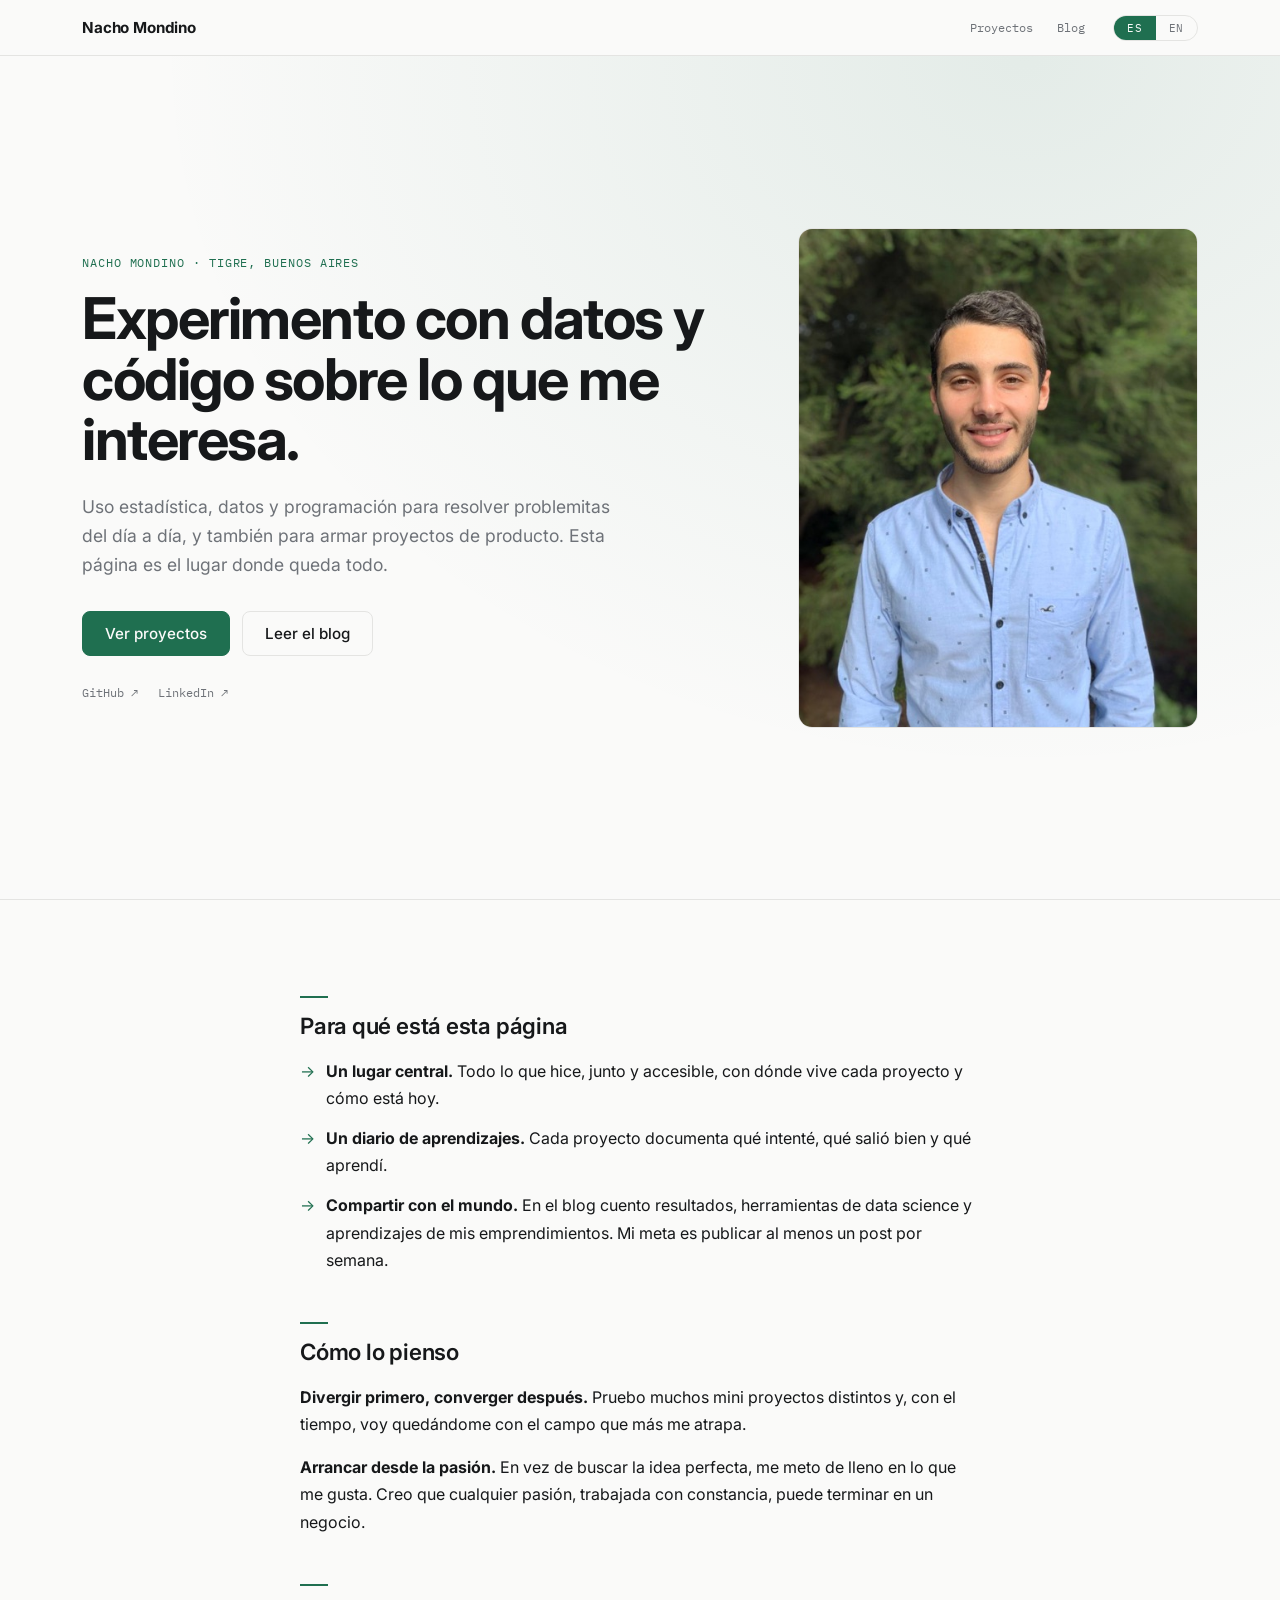
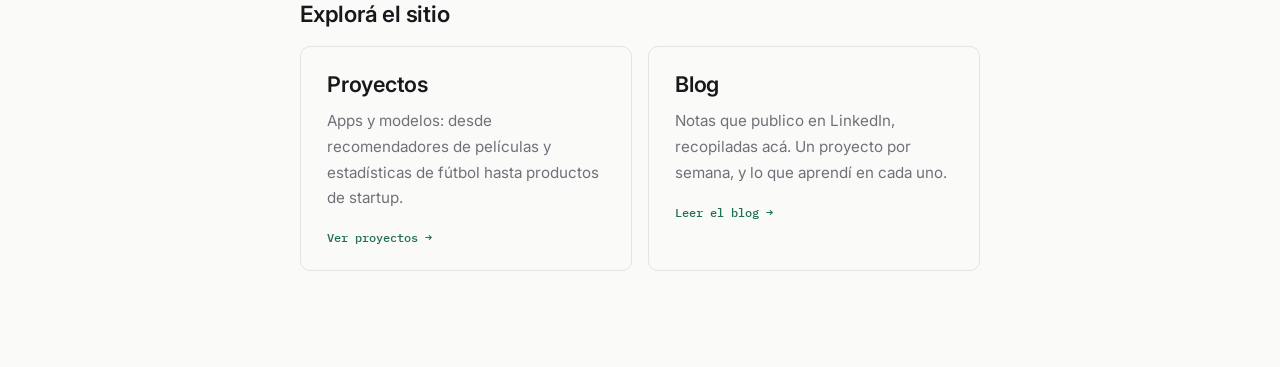
<file: site/index.html>
<!doctype html>
<html lang="es">
<head>
  <meta charset="utf-8">
  <meta name="viewport" content="width=device-width, initial-scale=1, viewport-fit=cover">
  <title>Ignacio Mondino · Datos, código y proyectos</title>
  <meta name="description" content="Un lugar para experimentar con datos, estadística y programación, sobre todo en problemas cotidianos, y para documentar lo que aprendo.">
  <link rel="icon" type="image/svg+xml" href="favicon.svg">

  <meta property="og:type" content="website">
  <meta property="og:url" content="https://nachomondino1.github.io/portfolio/">
  <meta property="og:title" content="Ignacio Mondino · Datos, código y proyectos">
  <meta property="og:description" content="Un lugar para experimentar con datos, estadística y programación, sobre todo en problemas cotidianos, y para documentar lo que aprendo.">
  <meta property="og:image" content="https://nachomondino1.github.io/portfolio/img/og-image.png">
  <meta property="og:image:width" content="1200">
  <meta property="og:image:height" content="630">
  <meta name="twitter:card" content="summary_large_image">
  <meta name="twitter:title" content="Ignacio Mondino · Datos, código y proyectos">
  <meta name="twitter:description" content="Un lugar para experimentar con datos, estadística y programación, sobre todo en problemas cotidianos, y para documentar lo que aprendo.">
  <meta name="twitter:image" content="https://nachomondino1.github.io/portfolio/img/og-image.png">
  <link rel="preconnect" href="https://fonts.gstatic.com" crossorigin>
  <link rel="stylesheet" href="https://fonts.googleapis.com/css2?family=Inter:wght@400;500;600;700&family=IBM+Plex+Mono:wght@400;500&display=swap">
  <link rel="stylesheet" href="css/styles.css">
  <script>
    try {
      if (localStorage.getItem("ficheroLang") === "en") document.documentElement.setAttribute("lang", "en");
    } catch (e) {}
  </script>
</head>
<body>
  <header class="topbar">
    <div class="topbar-inner">
      <a class="brand" href="index.html">Nacho Mondino</a>
      <nav class="topnav" aria-label="Principal">
        <a href="proyectos.html"><span data-lang="es">Proyectos</span><span data-lang="en" hidden>Projects</span></a>
        <a href="blog.html"><span data-lang="es">Blog</span><span data-lang="en" hidden>Blog</span></a>
      </nav>
      <div class="lang-toggle" role="group" aria-label="Idioma / Language">
        <button type="button" data-lang-btn="es">ES</button>
        <button type="button" data-lang-btn="en">EN</button>
      </div>
    </div>
  </header>
  <section class="hero">
    <div class="hero-inner">
      <div class="hero-text">
        <p class="eyebrow">Nacho Mondino · Tigre, Buenos Aires</p>
        <h1><span data-lang="es">Experimento con datos y código sobre lo que me interesa.</span><span data-lang="en" hidden>I experiment with data and code on the things I care about.</span></h1>
        <p class="lead"><span data-lang="es">Uso estadística, datos y programación para resolver problemitas del día a día, y también para armar proyectos de producto. Esta página es el lugar donde queda todo.</span><span data-lang="en" hidden>I use statistics, data and programming to solve everyday problems, and to build product projects too. This page is where it all lives.</span></p>
        <div class="cta-row">
          <a class="btn btn-primary" href="proyectos.html"><span data-lang="es">Ver proyectos</span><span data-lang="en" hidden>See projects</span></a>
          <a class="btn" href="blog.html"><span data-lang="es">Leer el blog</span><span data-lang="en" hidden>Read the blog</span></a>
        </div>
        <div class="social">
          <a href="https://github.com/nachomondino1" target="_blank" rel="noopener">GitHub ↗</a>
          <a href="https://www.linkedin.com/in/ignacio-mondino" target="_blank" rel="noopener">LinkedIn ↗</a>
        </div>
      </div>
      <img class="hero-photo" src="img/nacho.jpg" alt="Foto de Nacho Mondino" width="440" height="550">
    </div>
  </section>

  <main class="article-page home">
    <section>
      <h2><span data-lang="es">Para qué está esta página</span><span data-lang="en" hidden>What this page is for</span></h2>
      <ul class="post-list">
        <li><strong><span data-lang="es">Un lugar central.</span><span data-lang="en" hidden>One central place.</span></strong> <span data-lang="es">Todo lo que hice, junto y accesible, con dónde vive cada proyecto y cómo está hoy.</span><span data-lang="en" hidden>Everything I've built, together and reachable — where each project lives and how it's doing today.</span></li>
        <li><strong><span data-lang="es">Un diario de aprendizajes.</span><span data-lang="en" hidden>A learning journal.</span></strong> <span data-lang="es">Cada proyecto documenta qué intenté, qué salió bien y qué aprendí.</span><span data-lang="en" hidden>Each project documents what I tried, what worked and what I learned.</span></li>
        <li><strong><span data-lang="es">Compartir con el mundo.</span><span data-lang="en" hidden>Sharing with the world.</span></strong> <span data-lang="es">En el blog cuento resultados, herramientas de data science y aprendizajes de mis emprendimientos. Mi meta es publicar al menos un post por semana.</span><span data-lang="en" hidden>On the blog I share results, data science tools and lessons from my ventures. My goal is at least one post a week.</span></li>
      </ul>
    </section>

    <section>
      <h2><span data-lang="es">Cómo lo pienso</span><span data-lang="en" hidden>How I think about it</span></h2>
      <p><span data-lang="es"><strong>Divergir primero, converger después.</strong> Pruebo muchos mini proyectos distintos y, con el tiempo, voy quedándome con el campo que más me atrapa.</span><span data-lang="en" hidden><strong>Diverge first, converge later.</strong> I try lots of different mini projects and, over time, narrow down to the field that grabs me most.</span></p>
      <p><span data-lang="es"><strong>Arrancar desde la pasión.</strong> En vez de buscar la idea perfecta, me meto de lleno en lo que me gusta. Creo que cualquier pasión, trabajada con constancia, puede terminar en un negocio.</span><span data-lang="en" hidden><strong>Start from passion.</strong> Instead of hunting for the perfect idea, I dive deep into what I enjoy. I believe any passion, worked on consistently, can become a business.</span></p>
    </section>

    <section class="explore">
      <h2><span data-lang="es">Explorá el sitio</span><span data-lang="en" hidden>Explore the site</span></h2>
      <div class="cards">
      <a class="card" href="proyectos.html">
        <h2><span data-lang="es">Proyectos</span><span data-lang="en" hidden>Projects</span></h2>
        <p><span data-lang="es">Apps y modelos: desde recomendadores de películas y estadísticas de fútbol hasta productos de startup.</span><span data-lang="en" hidden>Apps and models: from movie recommenders and football stats to startup products.</span></p>
        <span class="card-cta"><span data-lang="es">Ver proyectos →</span><span data-lang="en" hidden>See projects →</span></span>
      </a>
      <a class="card" href="blog.html">
        <h2>Blog</h2>
        <p><span data-lang="es">Notas que publico en LinkedIn, recopiladas acá. Un proyecto por semana, y lo que aprendí en cada uno.</span><span data-lang="en" hidden>Notes I publish on LinkedIn, collected here. Posts are in Spanish.</span></p>
        <span class="card-cta"><span data-lang="es">Leer el blog →</span><span data-lang="en" hidden>Read the blog →</span></span>
      </a>
      </div>
    </section>
  </main>

  <script src="js/site.js"></script>
</body>
</html>
</file>
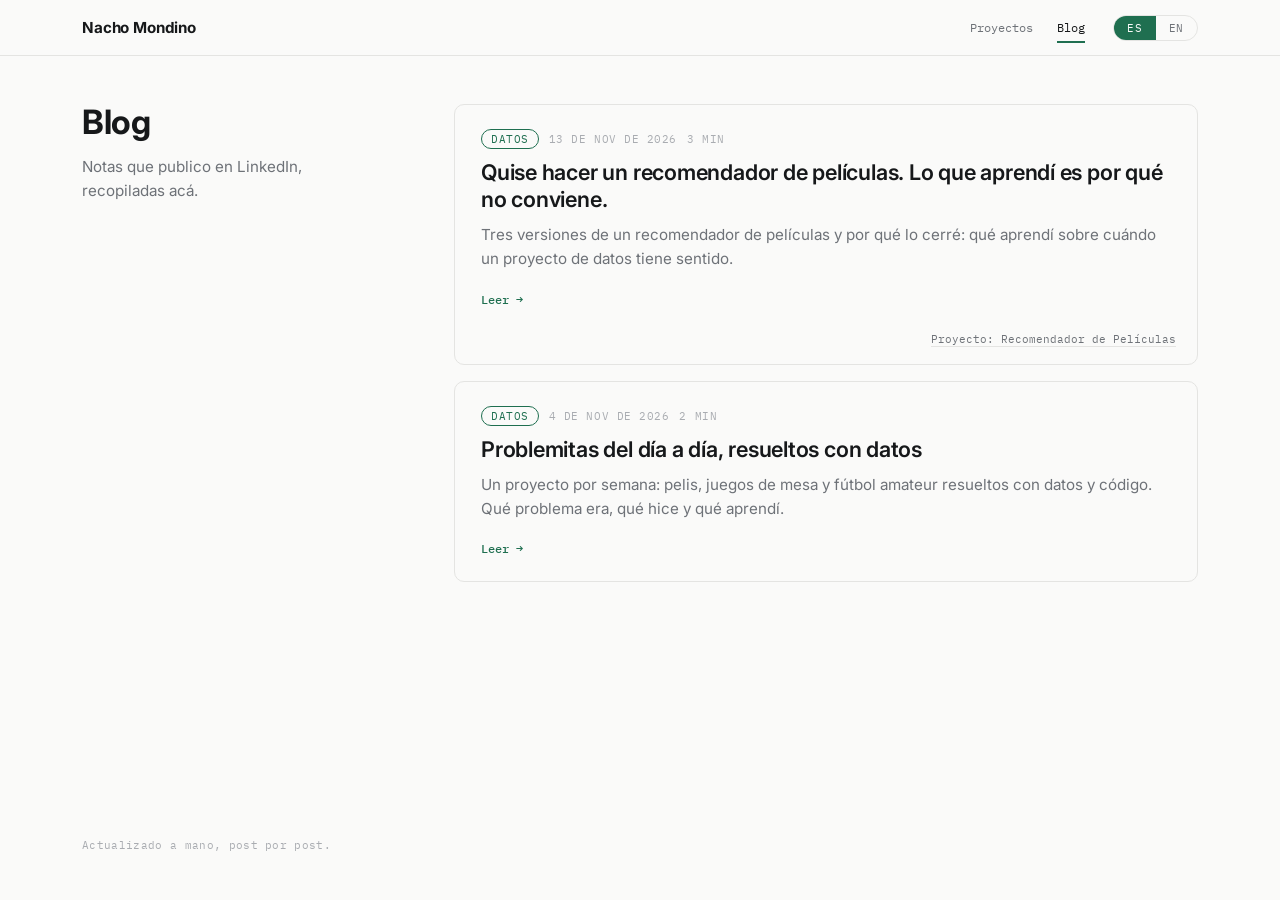
<file: site/blog.html>
<!doctype html>
<html lang="es">
<head>
  <meta charset="utf-8">
  <meta name="viewport" content="width=device-width, initial-scale=1, viewport-fit=cover">
  <title>Blog · Ignacio Mondino</title>
  <meta name="description" content="Notas y artículos de Ignacio Mondino sobre producto, datos y proyectos propios.">
  <link rel="icon" type="image/svg+xml" href="favicon.svg">

  <meta property="og:type" content="website">
  <meta property="og:url" content="https://nachomondino1.github.io/portfolio/blog.html">
  <meta property="og:title" content="Blog · Ignacio Mondino">
  <meta property="og:description" content="Notas y artículos de Ignacio Mondino sobre producto, datos y proyectos propios.">
  <meta property="og:image" content="https://nachomondino1.github.io/portfolio/img/og-image.png">
  <meta property="og:image:width" content="1200">
  <meta property="og:image:height" content="630">
  <meta name="twitter:card" content="summary_large_image">
  <meta name="twitter:title" content="Blog · Ignacio Mondino">
  <meta name="twitter:description" content="Notas y artículos de Ignacio Mondino sobre producto, datos y proyectos propios.">
  <meta name="twitter:image" content="https://nachomondino1.github.io/portfolio/img/og-image.png">
  <link rel="preconnect" href="https://fonts.gstatic.com" crossorigin>
  <link rel="stylesheet" href="https://fonts.googleapis.com/css2?family=Inter:wght@400;500;600;700&family=IBM+Plex+Mono:wght@400;500&display=swap">
  <link rel="stylesheet" href="css/styles.css">
  <link rel="preload" href="data/posts.json" as="fetch" crossorigin>
  <script>
    try {
      if (localStorage.getItem("ficheroLang") === "en") document.documentElement.setAttribute("lang", "en");
    } catch (e) {}
  </script>
</head>
<body>
  <header class="topbar">
    <div class="topbar-inner">
      <a class="brand" href="index.html">Nacho Mondino</a>
      <nav class="topnav" aria-label="Principal">
        <a href="proyectos.html"><span data-lang="es">Proyectos</span><span data-lang="en" hidden>Projects</span></a>
        <a href="blog.html" aria-current="page"><span data-lang="es">Blog</span><span data-lang="en" hidden>Blog</span></a>
      </nav>
      <div class="lang-toggle" role="group" aria-label="Idioma / Language">
        <button type="button" data-lang-btn="es">ES</button>
        <button type="button" data-lang-btn="en">EN</button>
      </div>
    </div>
  </header>
  <div class="layout">
    <aside class="sidebar">
      <div class="sidebar-inner">
        <div class="identity">
          <h1>Blog</h1>
          <p class="intro">
            <span data-lang="es">Notas que publico en LinkedIn, recopiladas acá.</span>
            <span data-lang="en" hidden>Notes I publish on LinkedIn, collected here. Posts are in Spanish.</span>
          </p>
        </div>
        <p class="sidebar-foot">
          <span data-lang="es">Actualizado a mano, post por post.</span>
          <span data-lang="en" hidden>Updated by hand, one post at a time.</span>
        </p>
      </div>
    </aside>

    <main class="main">
      <div class="cards" data-posts-list>
        <noscript><p>Este blog necesita JavaScript para mostrar la lista de posts.</p></noscript>
      </div>
    </main>
  </div>

  <script src="js/site.js"></script>
</body>
</html>
</file>
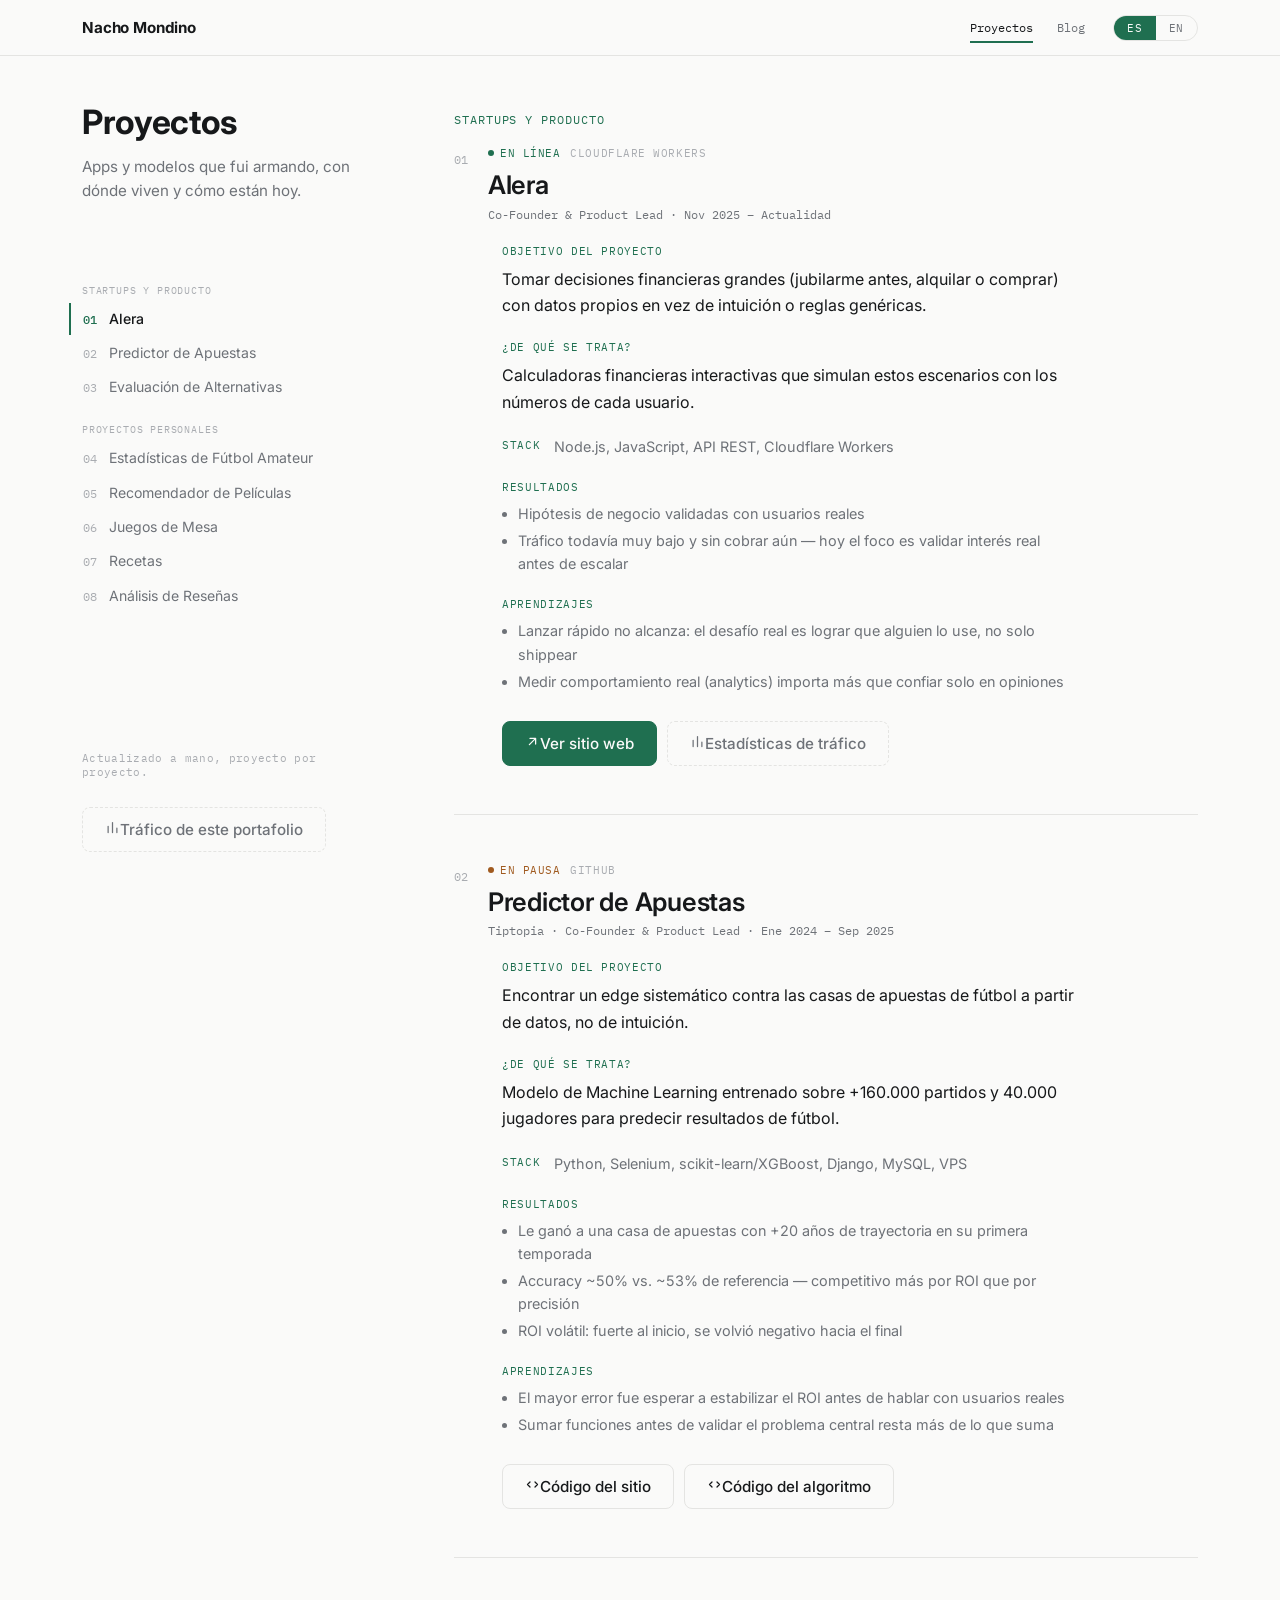
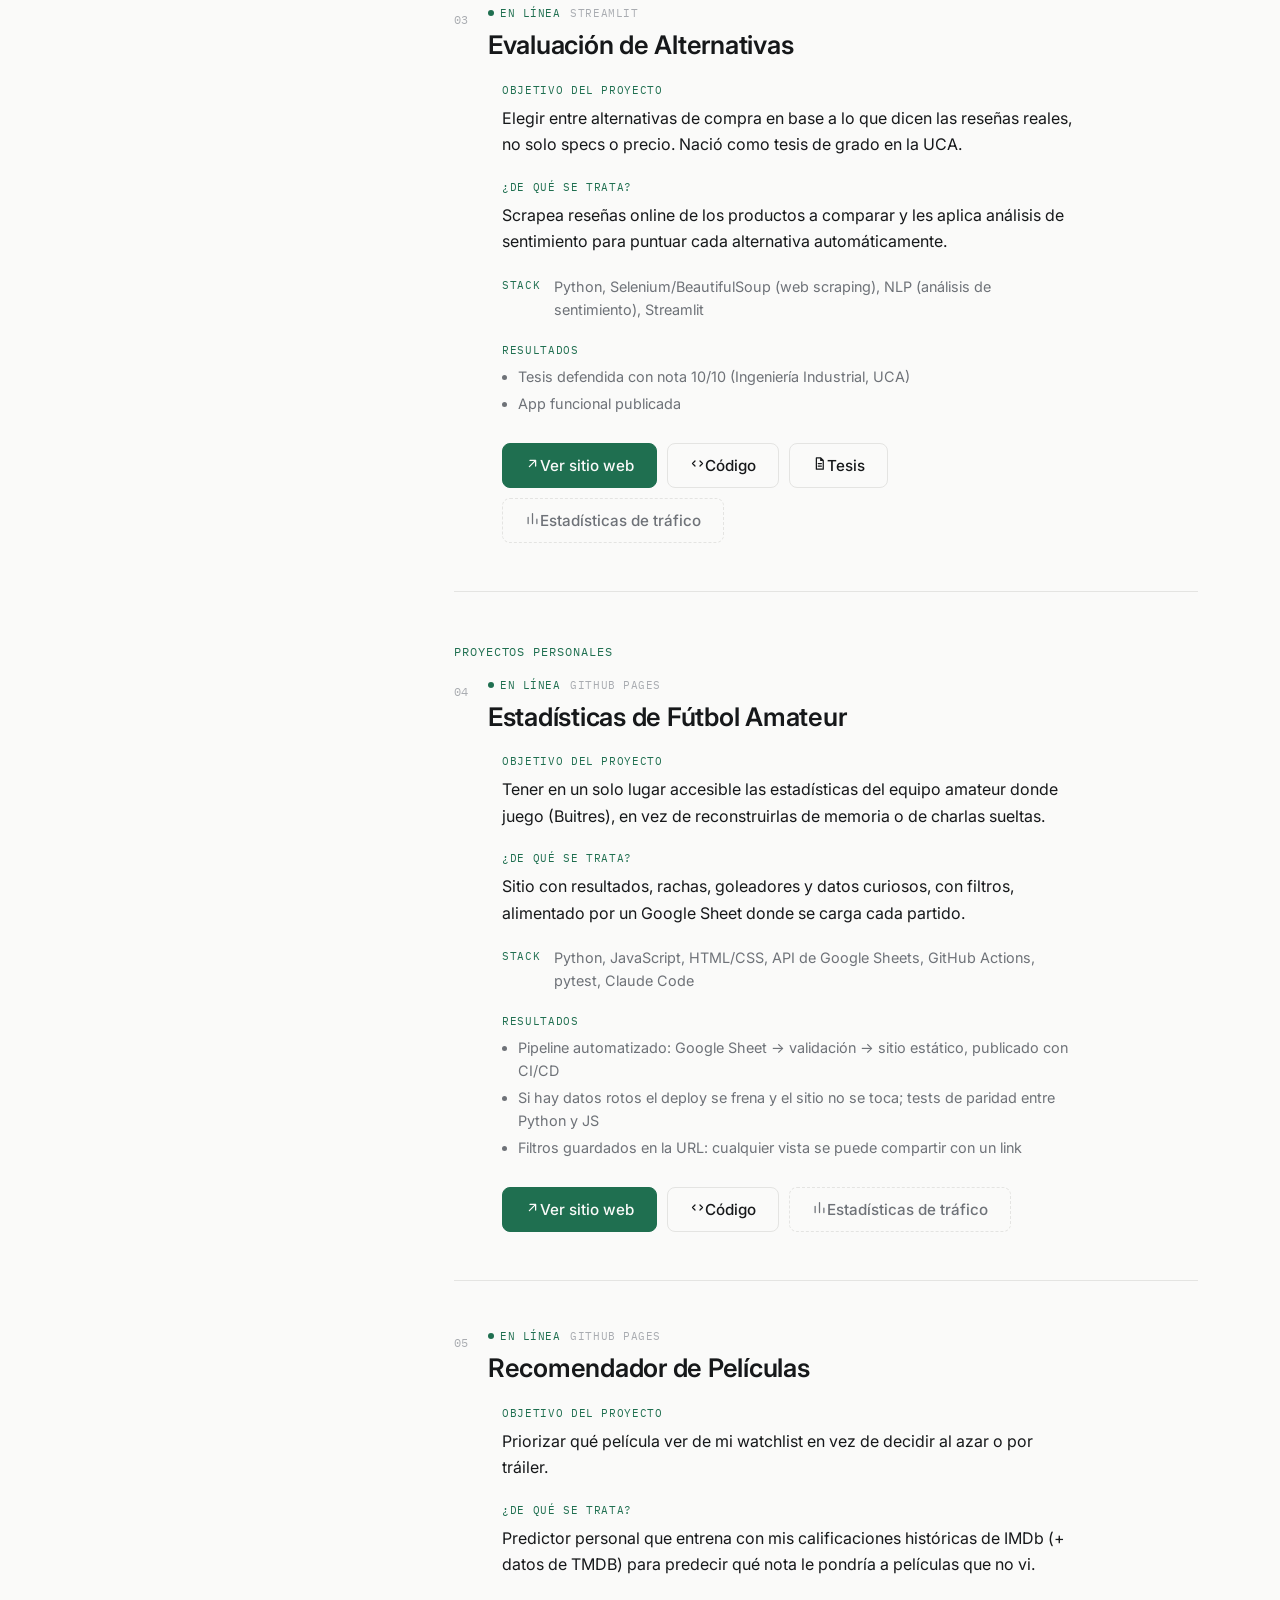
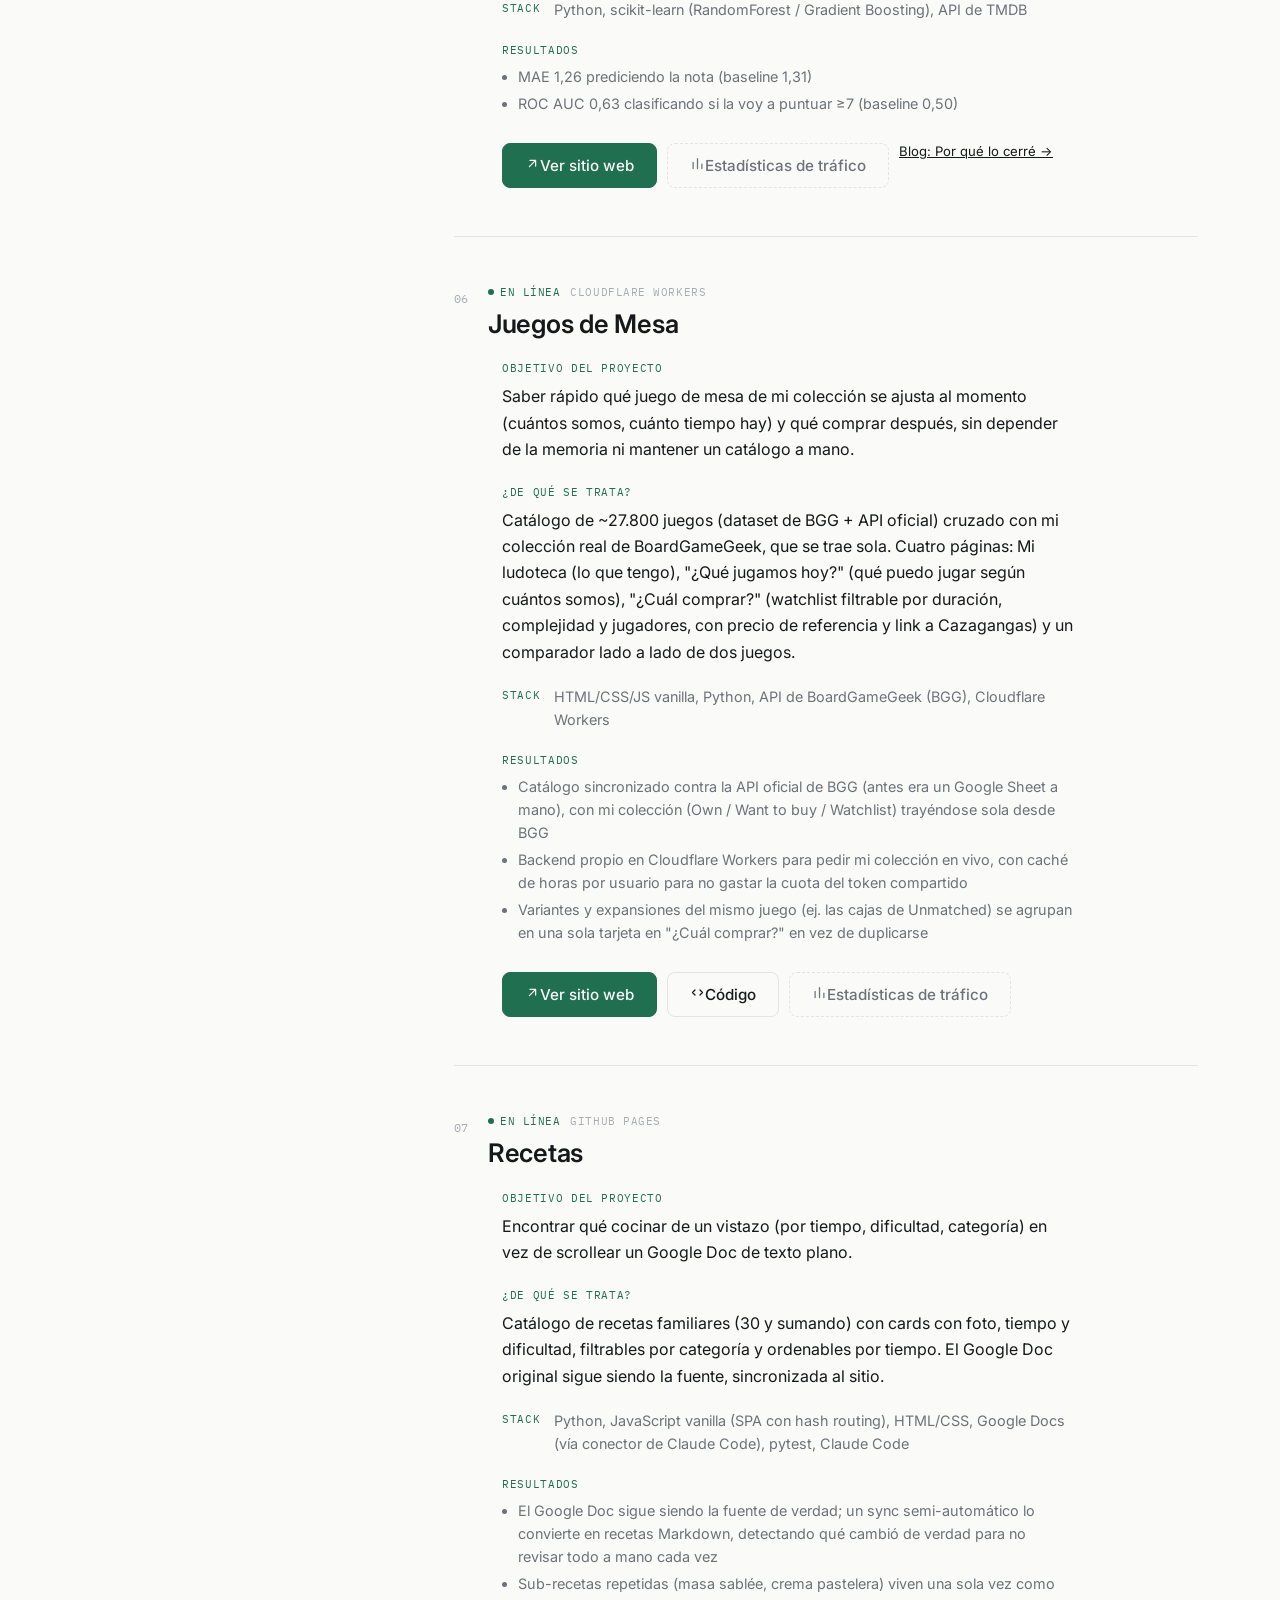
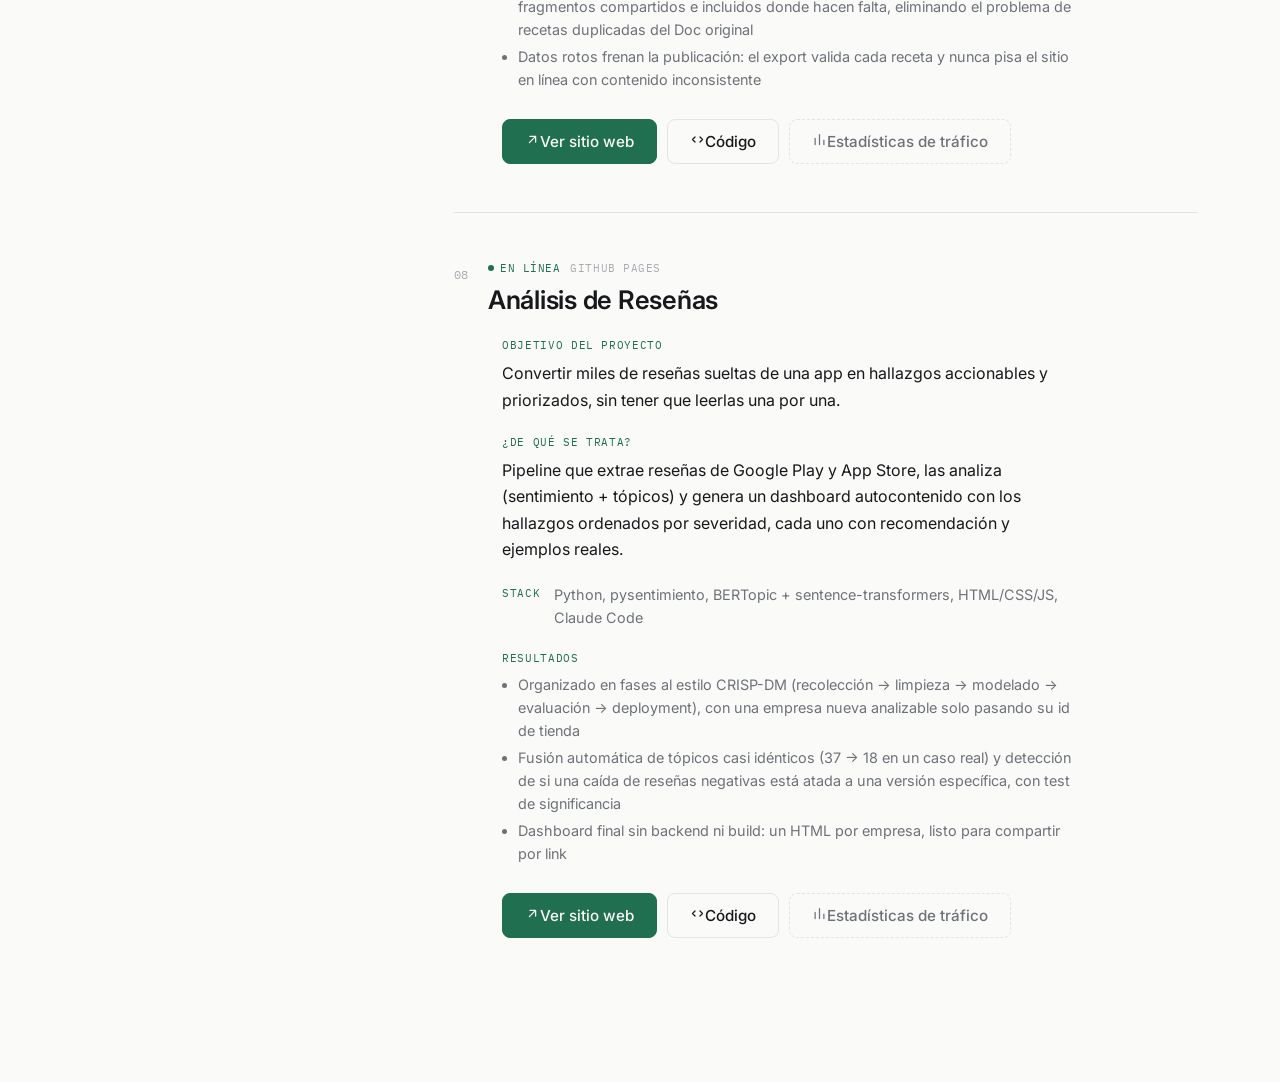
<file: site/proyectos.html>
<!doctype html>
<html lang="es">
<head>
  <meta charset="utf-8">
  <meta name="viewport" content="width=device-width, initial-scale=1, viewport-fit=cover">
  <title>Portafolio de Ignacio Mondino</title>
  <meta name="description" content="Índice de proyectos y apps de Ignacio Mondino, con dónde viven y cómo están hoy.">
  <link rel="icon" type="image/svg+xml" href="favicon.svg">

  <meta property="og:type" content="website">
  <meta property="og:url" content="https://nachomondino1.github.io/portfolio/proyectos.html">
  <meta property="og:title" content="Portafolio de Ignacio Mondino">
  <meta property="og:description" content="Índice de proyectos y apps de Ignacio Mondino, con dónde viven y cómo están hoy.">
  <meta property="og:image" content="https://nachomondino1.github.io/portfolio/img/og-image.png">
  <meta property="og:image:width" content="1200">
  <meta property="og:image:height" content="630">
  <meta name="twitter:card" content="summary_large_image">
  <meta name="twitter:title" content="Portafolio de Ignacio Mondino">
  <meta name="twitter:description" content="Índice de proyectos y apps de Ignacio Mondino, con dónde viven y cómo están hoy.">
  <meta name="twitter:image" content="https://nachomondino1.github.io/portfolio/img/og-image.png">
  <link rel="preconnect" href="https://fonts.gstatic.com" crossorigin>
  <link rel="stylesheet" href="https://fonts.googleapis.com/css2?family=Inter:wght@400;500;600;700&family=IBM+Plex+Mono:wght@400;500&display=swap">
  <link rel="stylesheet" href="css/styles.css">
  <link rel="preload" href="data/posts.json" as="fetch" crossorigin>
  <script>
    try {
      if (localStorage.getItem("ficheroLang") === "en") document.documentElement.setAttribute("lang", "en");
    } catch (e) {}
  </script>
</head>
<body>
  <header class="topbar">
    <div class="topbar-inner">
      <a class="brand" href="index.html">Nacho Mondino</a>
      <nav class="topnav" aria-label="Principal">
        <a href="proyectos.html" aria-current="page"><span data-lang="es">Proyectos</span><span data-lang="en" hidden>Projects</span></a>
        <a href="blog.html"><span data-lang="es">Blog</span><span data-lang="en" hidden>Blog</span></a>
      </nav>
      <div class="lang-toggle" role="group" aria-label="Idioma / Language">
        <button type="button" data-lang-btn="es">ES</button>
        <button type="button" data-lang-btn="en">EN</button>
      </div>
    </div>
  </header>
  <div class="layout">
    <aside class="sidebar">
      <div class="sidebar-inner">
        <div class="identity">
          <h1>
            <span data-lang="es">Proyectos</span>
            <span data-lang="en" hidden>Projects</span>
          </h1>
          <p class="intro">
            <span data-lang="es">Apps y modelos que fui armando, con dónde viven y cómo están hoy.</span>
            <span data-lang="en" hidden>Apps and models I've built — where they live and how they're doing today.</span>
          </p>
        </div>

        <nav class="toc" aria-label="Índice de proyectos">
          <p class="toc-group"><span data-lang="es">Startups y producto</span><span data-lang="en" hidden>Startups &amp; product</span></p>
          <ol>
            <li><a href="#alera" data-toc="alera"><span class="n">01</span><span class="t">Alera</span></a></li>
            <li><a href="#apuestas" data-toc="apuestas"><span class="n">02</span><span class="t"><span data-lang="es">Predictor de Apuestas</span><span data-lang="en" hidden>Sports Betting Predictor</span></span></a></li>
            <li><a href="#alternativas" data-toc="alternativas"><span class="n">03</span><span class="t"><span data-lang="es">Evaluación de Alternativas</span><span data-lang="en" hidden>Alternatives Evaluator</span></span></a></li>
          </ol>
          <p class="toc-group"><span data-lang="es">Proyectos personales</span><span data-lang="en" hidden>Personal projects</span></p>
          <ol>
            <li><a href="#buitres" data-toc="buitres"><span class="n">04</span><span class="t"><span data-lang="es">Estadísticas de Fútbol Amateur</span><span data-lang="en" hidden>Amateur Football Stats</span></span></a></li>
            <li><a href="#peliculas" data-toc="peliculas"><span class="n">05</span><span class="t"><span data-lang="es">Recomendador de Películas</span><span data-lang="en" hidden>Movie Recommender</span></span></a></li>
            <li><a href="#juegos" data-toc="juegos"><span class="n">06</span><span class="t"><span data-lang="es">Juegos de Mesa</span><span data-lang="en" hidden>Board Games</span></span></a></li>
            <li><a href="#recetas" data-toc="recetas"><span class="n">07</span><span class="t"><span data-lang="es">Recetas</span><span data-lang="en" hidden>Recipes</span></span></a></li>
            <li><a href="#review-analysis" data-toc="review-analysis"><span class="n">08</span><span class="t"><span data-lang="es">Análisis de Reseñas</span><span data-lang="en" hidden>Review Analysis</span></span></a></li>
          </ol>
        </nav>

        <p class="sidebar-foot">
          <span data-lang="es">Actualizado a mano, proyecto por proyecto.</span>
          <span data-lang="en" hidden>Updated by hand, one project at a time.</span>
        </p>
        <div class="links sidebar-links">
          <a class="btn ghost" href="https://portafolio-proyectos.goatcounter.com/" target="_blank" rel="noopener"><svg class="ico" viewBox="0 0 24 24" aria-hidden="true"><path d="M5 20V10M12 20V4M19 20v-7"/></svg><span data-lang="es">Tráfico de este portafolio</span><span data-lang="en" hidden>This portfolio's traffic</span></a>
        </div>
      </div>
    </aside>

    <main class="main">

      <div class="group-head">
        <span class="group-label"><span data-lang="es">Startups y producto</span><span data-lang="en" hidden>Startups &amp; product</span></span>
      </div>

      <article class="entry group-start" id="alera">
        <div class="entry-head">
          <span class="index">01</span>
          <div class="entry-head-main">
            <div class="meta-row">
              <span class="status live"><span data-lang="es">En línea</span><span data-lang="en" hidden>Live</span></span>
              <span class="platform">Cloudflare Workers</span>
            </div>
            <h2>Alera</h2>
            <p class="role">
              <span data-lang="es">Co-Founder &amp; Product Lead · Nov 2025 – Actualidad</span>
              <span data-lang="en" hidden>Co-Founder &amp; Product Lead · Nov 2025 – Present</span>
            </p>
          </div>
        </div>
        <div class="entry-body">
          <div class="block">
            <span class="label"><span data-lang="es">Objetivo del proyecto</span><span data-lang="en" hidden>Project objective</span></span>
            <p>
              <span data-lang="es">Tomar decisiones financieras grandes (jubilarme antes, alquilar o comprar) con datos propios en vez de intuición o reglas genéricas.</span>
              <span data-lang="en" hidden>Making big financial decisions (retiring early, renting vs. buying) from my own numbers instead of intuition or generic rules of thumb.</span>
            </p>
          </div>
          <div class="block">
            <span class="label"><span data-lang="es">¿De qué se trata?</span><span data-lang="en" hidden>What's it about?</span></span>
            <p>
              <span data-lang="es">Calculadoras financieras interactivas que simulan estos escenarios con los números de cada usuario.</span>
              <span data-lang="en" hidden>Interactive financial calculators that simulate these scenarios using each user's own numbers.</span>
            </p>
          </div>
          <p class="line"><span class="label">Stack</span><span class="value">Node.js, JavaScript, API REST, Cloudflare Workers</span></p>
          <div class="block">
            <span class="label"><span data-lang="es">Resultados</span><span data-lang="en" hidden>Results</span></span>
            <ul>
              <li><span data-lang="es">Hipótesis de negocio validadas con usuarios reales</span><span data-lang="en" hidden>Business hypotheses validated with real users</span></li>
              <li><span data-lang="es">Tráfico todavía muy bajo y sin cobrar aún — hoy el foco es validar interés real antes de escalar</span><span data-lang="en" hidden>Traffic still very low, not monetized yet — the focus now is validating real interest before scaling</span></li>
            </ul>
          </div>
          <div class="block">
            <span class="label"><span data-lang="es">Aprendizajes</span><span data-lang="en" hidden>Key learnings</span></span>
            <ul>
              <li><span data-lang="es">Lanzar rápido no alcanza: el desafío real es lograr que alguien lo use, no solo shippear</span><span data-lang="en" hidden>Shipping fast isn't enough — the real challenge is getting someone to use it, not just launching</span></li>
              <li><span data-lang="es">Medir comportamiento real (analytics) importa más que confiar solo en opiniones</span><span data-lang="en" hidden>Measuring real behavior (analytics) matters more than relying only on opinions</span></li>
            </ul>
          </div>
          <div class="links">
            <a class="btn primary" href="https://alera.nachomondino1.workers.dev/" target="_blank" rel="noopener"><svg class="ico" viewBox="0 0 24 24" aria-hidden="true"><path d="M7 17 17 7M8 7h9v9"/></svg><span data-lang="es">Ver sitio web</span><span data-lang="en" hidden>View website</span></a>
            <a class="btn ghost" href="https://alera.goatcounter.com/" target="_blank" rel="noopener"><svg class="ico" viewBox="0 0 24 24" aria-hidden="true"><path d="M5 20V10M12 20V4M19 20v-7"/></svg><span data-lang="es">Estadísticas de tráfico</span><span data-lang="en" hidden>Traffic stats</span></a>
          </div>
        </div>
      </article>

      <article class="entry" id="apuestas">
        <div class="entry-head">
          <span class="index">02</span>
          <div class="entry-head-main">
            <div class="meta-row">
              <span class="status paused"><span data-lang="es">En pausa</span><span data-lang="en" hidden>Paused</span></span>
              <span class="platform">GitHub</span>
            </div>
            <h2>
              <span data-lang="es">Predictor de Apuestas</span>
              <span data-lang="en" hidden>Sports Betting Predictor</span>
            </h2>
            <p class="role">
              <span data-lang="es">Tiptopia · Co-Founder &amp; Product Lead · Ene 2024 – Sep 2025</span>
              <span data-lang="en" hidden>Tiptopia · Co-Founder &amp; Product Lead · Jan 2024 – Sep 2025</span>
            </p>
          </div>
        </div>
        <div class="entry-body">
          <div class="block">
            <span class="label"><span data-lang="es">Objetivo del proyecto</span><span data-lang="en" hidden>Project objective</span></span>
            <p>
              <span data-lang="es">Encontrar un edge sistemático contra las casas de apuestas de fútbol a partir de datos, no de intuición.</span>
              <span data-lang="en" hidden>Finding a systematic edge against football betting houses from data, not intuition.</span>
            </p>
          </div>
          <div class="block">
            <span class="label"><span data-lang="es">¿De qué se trata?</span><span data-lang="en" hidden>What's it about?</span></span>
            <p>
              <span data-lang="es">Modelo de Machine Learning entrenado sobre +160.000 partidos y 40.000 jugadores para predecir resultados de fútbol.</span>
              <span data-lang="en" hidden>A Machine Learning model trained on 160,000+ matches and 40,000 players to predict football match outcomes.</span>
            </p>
          </div>
          <p class="line"><span class="label">Stack</span><span class="value">Python, Selenium, scikit-learn/XGBoost, Django, MySQL, VPS</span></p>
          <div class="block">
            <span class="label"><span data-lang="es">Resultados</span><span data-lang="en" hidden>Results</span></span>
            <ul>
              <li><span data-lang="es">Le ganó a una casa de apuestas con +20 años de trayectoria en su primera temporada</span><span data-lang="en" hidden>Beat a betting house with 20+ years in the market in its first season</span></li>
              <li><span data-lang="es">Accuracy ~50% vs. ~53% de referencia — competitivo más por ROI que por precisión</span><span data-lang="en" hidden>~50% accuracy vs. ~53% reference — competitive more on ROI than on precision</span></li>
              <li><span data-lang="es">ROI volátil: fuerte al inicio, se volvió negativo hacia el final</span><span data-lang="en" hidden>Volatile ROI: strong early on, turned negative toward the end</span></li>
            </ul>
          </div>
          <div class="block">
            <span class="label"><span data-lang="es">Aprendizajes</span><span data-lang="en" hidden>Key learnings</span></span>
            <ul>
              <li><span data-lang="es">El mayor error fue esperar a estabilizar el ROI antes de hablar con usuarios reales</span><span data-lang="en" hidden>The biggest mistake was waiting to stabilize ROI before talking to real users</span></li>
              <li><span data-lang="es">Sumar funciones antes de validar el problema central resta más de lo que suma</span><span data-lang="en" hidden>Adding features before validating the core problem subtracts more than it adds</span></li>
            </ul>
          </div>
          <div class="links">
            <a class="btn" href="https://github.com/mondineta/predictor-apuestas-website" target="_blank" rel="noopener"><svg class="ico" viewBox="0 0 24 24" aria-hidden="true"><path d="m8 8-4 4 4 4M16 8l4 4-4 4"/></svg><span data-lang="es">Código del sitio</span><span data-lang="en" hidden>Site code</span></a>
            <a class="btn" href="https://github.com/nachomondino1/predictor-apuestas" target="_blank" rel="noopener"><svg class="ico" viewBox="0 0 24 24" aria-hidden="true"><path d="m8 8-4 4 4 4M16 8l4 4-4 4"/></svg><span data-lang="es">Código del algoritmo</span><span data-lang="en" hidden>Algorithm code</span></a>
          </div>
        </div>
      </article>

      <article class="entry" id="alternativas">
        <div class="entry-head">
          <span class="index">03</span>
          <div class="entry-head-main">
            <div class="meta-row">
              <span class="status live"><span data-lang="es">En línea</span><span data-lang="en" hidden>Live</span></span>
              <span class="platform">Streamlit</span>
            </div>
            <h2>
              <span data-lang="es">Evaluación de Alternativas</span>
              <span data-lang="en" hidden>Alternatives Evaluator</span>
            </h2>
          </div>
        </div>
        <div class="entry-body">
          <div class="block">
            <span class="label"><span data-lang="es">Objetivo del proyecto</span><span data-lang="en" hidden>Project objective</span></span>
            <p>
              <span data-lang="es">Elegir entre alternativas de compra en base a lo que dicen las reseñas reales, no solo specs o precio. Nació como tesis de grado en la UCA.</span>
              <span data-lang="en" hidden>Choosing between purchase alternatives based on what real reviews say, not just specs or price. Grew out of my undergrad thesis at UCA.</span>
            </p>
          </div>
          <div class="block">
            <span class="label"><span data-lang="es">¿De qué se trata?</span><span data-lang="en" hidden>What's it about?</span></span>
            <p>
              <span data-lang="es">Scrapea reseñas online de los productos a comparar y les aplica análisis de sentimiento para puntuar cada alternativa automáticamente.</span>
              <span data-lang="en" hidden>Scrapes online reviews for the products being compared and runs sentiment analysis to score each alternative automatically.</span>
            </p>
          </div>
          <p class="line"><span class="label">Stack</span><span class="value">
            <span data-lang="es">Python, Selenium/BeautifulSoup (web scraping), NLP (análisis de sentimiento), Streamlit</span>
            <span data-lang="en" hidden>Python, Selenium/BeautifulSoup (web scraping), NLP (sentiment analysis), Streamlit</span>
          </span></p>
          <div class="block">
            <span class="label"><span data-lang="es">Resultados</span><span data-lang="en" hidden>Results</span></span>
            <ul>
              <li><span data-lang="es">Tesis defendida con nota 10/10 (Ingeniería Industrial, UCA)</span><span data-lang="en" hidden>Thesis defended with a 10/10 grade (Industrial Engineering, UCA)</span></li>
              <li><span data-lang="es">App funcional publicada</span><span data-lang="en" hidden>Working app published</span></li>
            </ul>
          </div>
          <div class="links">
            <a class="btn primary" href="https://nachomondino1.github.io/evaluacion-alternativas-producto/" target="_blank" rel="noopener"><svg class="ico" viewBox="0 0 24 24" aria-hidden="true"><path d="M7 17 17 7M8 7h9v9"/></svg><span data-lang="es">Ver sitio web</span><span data-lang="en" hidden>View website</span></a>
            <a class="btn" href="https://github.com/nachomondino1/evaluacion-alternativas-producto" target="_blank" rel="noopener"><svg class="ico" viewBox="0 0 24 24" aria-hidden="true"><path d="m8 8-4 4 4 4M16 8l4 4-4 4"/></svg><span data-lang="es">Código</span><span data-lang="en" hidden>Code</span></a>
            <a class="btn" href="https://repositorio.uca.edu.ar/bitstream/123456789/15200/1/evaluaci%C3%B3n-alternativas-producto.pdf" target="_blank" rel="noopener"><svg class="ico" viewBox="0 0 24 24" aria-hidden="true"><path d="M7 3h7l4 4v14H7zM14 3v4h4M10 12h5M10 16h5"/></svg><span data-lang="es">Tesis</span><span data-lang="en" hidden>Thesis</span></a>
            <a class="btn ghost" href="https://evaluador-alternativas.goatcounter.com/" target="_blank" rel="noopener"><svg class="ico" viewBox="0 0 24 24" aria-hidden="true"><path d="M5 20V10M12 20V4M19 20v-7"/></svg><span data-lang="es">Estadísticas de tráfico</span><span data-lang="en" hidden>Traffic stats</span></a>
          </div>
        </div>
      </article>

      <div class="group-head">
        <span class="group-label"><span data-lang="es">Proyectos personales</span><span data-lang="en" hidden>Personal projects</span></span>
      </div>

      <article class="entry group-start" id="buitres">
        <div class="entry-head">
          <span class="index">04</span>
          <div class="entry-head-main">
            <div class="meta-row">
              <span class="status live"><span data-lang="es">En línea</span><span data-lang="en" hidden>Live</span></span>
              <span class="platform">GitHub Pages</span>
            </div>
            <h2>
              <span data-lang="es">Estadísticas de Fútbol Amateur</span>
              <span data-lang="en" hidden>Amateur Football Stats</span>
            </h2>
          </div>
        </div>
        <div class="entry-body">
          <div class="block">
            <span class="label"><span data-lang="es">Objetivo del proyecto</span><span data-lang="en" hidden>Project objective</span></span>
            <p>
              <span data-lang="es">Tener en un solo lugar accesible las estadísticas del equipo amateur donde juego (Buitres), en vez de reconstruirlas de memoria o de charlas sueltas.</span>
              <span data-lang="en" hidden>Having the stats for the amateur team I play on (Buitres) in one accessible place, instead of piecing them together from memory or group chats.</span>
            </p>
          </div>
          <div class="block">
            <span class="label"><span data-lang="es">¿De qué se trata?</span><span data-lang="en" hidden>What's it about?</span></span>
            <p>
              <span data-lang="es">Sitio con resultados, rachas, goleadores y datos curiosos, con filtros, alimentado por un Google Sheet donde se carga cada partido.</span>
              <span data-lang="en" hidden>A site with results, streaks, top scorers and fun facts, with filters, fed by a Google Sheet where each match is logged.</span>
            </p>
          </div>
          <p class="line"><span class="label">Stack</span><span class="value">
            <span data-lang="es">Python, JavaScript, HTML/CSS, API de Google Sheets, GitHub Actions, pytest, Claude Code</span>
            <span data-lang="en" hidden>Python, JavaScript, HTML/CSS, Google Sheets API, GitHub Actions, pytest, Claude Code</span>
          </span></p>
          <div class="block">
            <span class="label"><span data-lang="es">Resultados</span><span data-lang="en" hidden>Results</span></span>
            <ul>
              <li><span data-lang="es">Pipeline automatizado: Google Sheet → validación → sitio estático, publicado con CI/CD</span><span data-lang="en" hidden>Automated pipeline: Google Sheet → validation → static site, published through CI/CD</span></li>
              <li><span data-lang="es">Si hay datos rotos el deploy se frena y el sitio no se toca; tests de paridad entre Python y JS</span><span data-lang="en" hidden>Broken data halts the deploy and leaves the live site untouched; Python/JS parity tests</span></li>
              <li><span data-lang="es">Filtros guardados en la URL: cualquier vista se puede compartir con un link</span><span data-lang="en" hidden>Filters stored in the URL: any view can be shared with a link</span></li>
            </ul>
          </div>
          <div class="links">
            <a class="btn primary" href="https://nachomondino1.github.io/buitres-stats/" target="_blank" rel="noopener"><svg class="ico" viewBox="0 0 24 24" aria-hidden="true"><path d="M7 17 17 7M8 7h9v9"/></svg><span data-lang="es">Ver sitio web</span><span data-lang="en" hidden>View website</span></a>
            <a class="btn" href="https://github.com/nachomondino1/buitres-stats" target="_blank" rel="noopener"><svg class="ico" viewBox="0 0 24 24" aria-hidden="true"><path d="m8 8-4 4 4 4M16 8l4 4-4 4"/></svg><span data-lang="es">Código</span><span data-lang="en" hidden>Code</span></a>
            <a class="btn ghost" href="https://buitres.goatcounter.com/" target="_blank" rel="noopener"><svg class="ico" viewBox="0 0 24 24" aria-hidden="true"><path d="M5 20V10M12 20V4M19 20v-7"/></svg><span data-lang="es">Estadísticas de tráfico</span><span data-lang="en" hidden>Traffic stats</span></a>
          </div>
        </div>
      </article>

      <article class="entry" id="peliculas">
        <div class="entry-head">
          <span class="index">05</span>
          <div class="entry-head-main">
            <div class="meta-row">
              <span class="status live"><span data-lang="es">En línea</span><span data-lang="en" hidden>Live</span></span>
              <span class="platform">GitHub Pages</span>
            </div>
            <h2>
              <span data-lang="es">Recomendador de Películas</span>
              <span data-lang="en" hidden>Movie Recommender</span>
            </h2>
          </div>
        </div>
        <div class="entry-body">
          <div class="block">
            <span class="label"><span data-lang="es">Objetivo del proyecto</span><span data-lang="en" hidden>Project objective</span></span>
            <p>
              <span data-lang="es">Priorizar qué película ver de mi watchlist en vez de decidir al azar o por tráiler.</span>
              <span data-lang="en" hidden>Prioritizing which movie to watch from my watchlist instead of deciding at random or by trailer.</span>
            </p>
          </div>
          <div class="block">
            <span class="label"><span data-lang="es">¿De qué se trata?</span><span data-lang="en" hidden>What's it about?</span></span>
            <p>
              <span data-lang="es">Predictor personal que entrena con mis calificaciones históricas de IMDb (+ datos de TMDB) para predecir qué nota le pondría a películas que no vi.</span>
              <span data-lang="en" hidden>A personal predictor that trains on my own historical IMDb ratings (+ TMDB data) to predict the score I'd give unwatched titles.</span>
            </p>
          </div>
          <p class="line"><span class="label">Stack</span><span class="value">
            <span data-lang="es">Python, scikit-learn (RandomForest / Gradient Boosting), API de TMDB</span>
            <span data-lang="en" hidden>Python, scikit-learn (RandomForest / Gradient Boosting), TMDB API</span>
          </span></p>
          <div class="block">
            <span class="label"><span data-lang="es">Resultados</span><span data-lang="en" hidden>Results</span></span>
            <ul>
              <li><span data-lang="es">MAE 1,26 prediciendo la nota (baseline 1,31)</span><span data-lang="en" hidden>MAE 1.26 predicting the rating (baseline 1.31)</span></li>
              <li><span data-lang="es">ROC AUC 0,63 clasificando si la voy a puntuar ≥7 (baseline 0,50)</span><span data-lang="en" hidden>ROC AUC 0.63 classifying whether I'd rate it ≥7 (baseline 0.50)</span></li>
            </ul>
          </div>
          <div class="links">
            <a class="btn primary" href="https://nachomondino1.github.io/recommend_movie/" target="_blank" rel="noopener"><svg class="ico" viewBox="0 0 24 24" aria-hidden="true"><path d="M7 17 17 7M8 7h9v9"/></svg><span data-lang="es">Ver sitio web</span><span data-lang="en" hidden>View website</span></a>
            <a class="btn ghost" href="https://notas-peliculas.goatcounter.com/" target="_blank" rel="noopener"><svg class="ico" viewBox="0 0 24 24" aria-hidden="true"><path d="M5 20V10M12 20V4M19 20v-7"/></svg><span data-lang="es">Estadísticas de tráfico</span><span data-lang="en" hidden>Traffic stats</span></a>
          </div>
        </div>
      </article>

      <article class="entry" id="juegos">
        <div class="entry-head">
          <span class="index">06</span>
          <div class="entry-head-main">
            <div class="meta-row">
              <span class="status live"><span data-lang="es">En línea</span><span data-lang="en" hidden>Live</span></span>
              <span class="platform">Cloudflare Workers</span>
            </div>
            <h2>
              <span data-lang="es">Juegos de Mesa</span>
              <span data-lang="en" hidden>Board Games</span>
            </h2>
          </div>
        </div>
        <div class="entry-body">
          <div class="block">
            <span class="label"><span data-lang="es">Objetivo del proyecto</span><span data-lang="en" hidden>Project objective</span></span>
            <p>
              <span data-lang="es">Saber rápido qué juego de mesa de mi colección se ajusta al momento (cuántos somos, cuánto tiempo hay) y qué comprar después, sin depender de la memoria ni mantener un catálogo a mano.</span>
              <span data-lang="en" hidden>Quickly knowing which board game in my collection fits the moment (how many people, how much time) and what to buy next, without relying on memory or maintaining a catalog by hand.</span>
            </p>
          </div>
          <div class="block">
            <span class="label"><span data-lang="es">¿De qué se trata?</span><span data-lang="en" hidden>What's it about?</span></span>
            <p>
              <span data-lang="es">Catálogo de ~27.800 juegos (dataset de BGG + API oficial) cruzado con mi colección real de BoardGameGeek, que se trae sola. Cuatro páginas: Mi ludoteca (lo que tengo), "¿Qué jugamos hoy?" (qué puedo jugar según cuántos somos), "¿Cuál comprar?" (watchlist filtrable por duración, complejidad y jugadores, con precio de referencia y link a Cazagangas) y un comparador lado a lado de dos juegos.</span>
              <span data-lang="en" hidden>A catalog of ~27,800 games (BGG dataset + official API) cross-referenced with my real BoardGameGeek collection, pulled automatically. Four pages: Mi ludoteca (what I own), "What should we play today?" (what I can play based on player count), "Which one to buy?" (a watchlist filterable by duration, complexity and player count, with reference price and a Cazagangas link) and a side-by-side comparison of two games.</span>
            </p>
          </div>
          <p class="line"><span class="label">Stack</span><span class="value">
            <span data-lang="es">HTML/CSS/JS vanilla, Python, API de BoardGameGeek (BGG), Cloudflare Workers</span>
            <span data-lang="en" hidden>Vanilla HTML/CSS/JS, Python, BoardGameGeek (BGG) API, Cloudflare Workers</span>
          </span></p>
          <div class="block">
            <span class="label"><span data-lang="es">Resultados</span><span data-lang="en" hidden>Results</span></span>
            <ul>
              <li><span data-lang="es">Catálogo sincronizado contra la API oficial de BGG (antes era un Google Sheet a mano), con mi colección (Own / Want to buy / Watchlist) trayéndose sola desde BGG</span><span data-lang="en" hidden>Catalog synced against the official BGG API (used to be a manual Google Sheet), with my collection (Own / Want to buy / Watchlist) pulled automatically from BGG</span></li>
              <li><span data-lang="es">Backend propio en Cloudflare Workers para pedir mi colección en vivo, con caché de horas por usuario para no gastar la cuota del token compartido</span><span data-lang="en" hidden>A dedicated Cloudflare Workers backend to fetch my collection live, cached for hours per user to avoid burning through the shared token's quota</span></li>
              <li><span data-lang="es">Variantes y expansiones del mismo juego (ej. las cajas de Unmatched) se agrupan en una sola tarjeta en "¿Cuál comprar?" en vez de duplicarse</span><span data-lang="en" hidden>Variants and expansions of the same game (e.g. the Unmatched boxes) are grouped into a single card in "Which one to buy?" instead of showing up as duplicates</span></li>
            </ul>
          </div>
          <div class="links">
            <a class="btn primary" href="https://boardgame-mvp.nachomondino1.workers.dev/" target="_blank" rel="noopener"><svg class="ico" viewBox="0 0 24 24" aria-hidden="true"><path d="M7 17 17 7M8 7h9v9"/></svg><span data-lang="es">Ver sitio web</span><span data-lang="en" hidden>View website</span></a>
            <a class="btn" href="https://github.com/nachomondino1/boardgame" target="_blank" rel="noopener"><svg class="ico" viewBox="0 0 24 24" aria-hidden="true"><path d="m8 8-4 4 4 4M16 8l4 4-4 4"/></svg><span data-lang="es">Código</span><span data-lang="en" hidden>Code</span></a>
            <a class="btn ghost" href="https://boardgames.goatcounter.com/" target="_blank" rel="noopener"><svg class="ico" viewBox="0 0 24 24" aria-hidden="true"><path d="M5 20V10M12 20V4M19 20v-7"/></svg><span data-lang="es">Estadísticas de tráfico</span><span data-lang="en" hidden>Traffic stats</span></a>
          </div>
        </div>
      </article>

      <article class="entry" id="recetas">
        <div class="entry-head">
          <span class="index">07</span>
          <div class="entry-head-main">
            <div class="meta-row">
              <span class="status live"><span data-lang="es">En línea</span><span data-lang="en" hidden>Live</span></span>
              <span class="platform">GitHub Pages</span>
            </div>
            <h2>
              <span data-lang="es">Recetas</span>
              <span data-lang="en" hidden>Recipes</span>
            </h2>
          </div>
        </div>
        <div class="entry-body">
          <div class="block">
            <span class="label"><span data-lang="es">Objetivo del proyecto</span><span data-lang="en" hidden>Project objective</span></span>
            <p>
              <span data-lang="es">Encontrar qué cocinar de un vistazo (por tiempo, dificultad, categoría) en vez de scrollear un Google Doc de texto plano.</span>
              <span data-lang="en" hidden>Finding what to cook at a glance (by time, difficulty, category) instead of scrolling a plain-text Google Doc.</span>
            </p>
          </div>
          <div class="block">
            <span class="label"><span data-lang="es">¿De qué se trata?</span><span data-lang="en" hidden>What's it about?</span></span>
            <p>
              <span data-lang="es">Catálogo de recetas familiares (30 y sumando) con cards con foto, tiempo y dificultad, filtrables por categoría y ordenables por tiempo. El Google Doc original sigue siendo la fuente, sincronizada al sitio.</span>
              <span data-lang="en" hidden>A catalog of family recipes (30 and counting) with cards showing photo, time and difficulty, filterable by category and sortable by time. The original Google Doc stays the source, synced into the site.</span>
            </p>
          </div>
          <p class="line"><span class="label">Stack</span><span class="value">
            <span data-lang="es">Python, JavaScript vanilla (SPA con hash routing), HTML/CSS, Google Docs (vía conector de Claude Code), pytest, Claude Code</span>
            <span data-lang="en" hidden>Python, vanilla JavaScript (hash-routed SPA), HTML/CSS, Google Docs (via Claude Code connector), pytest, Claude Code</span>
          </span></p>
          <div class="block">
            <span class="label"><span data-lang="es">Resultados</span><span data-lang="en" hidden>Results</span></span>
            <ul>
              <li><span data-lang="es">El Google Doc sigue siendo la fuente de verdad; un sync semi-automático lo convierte en recetas Markdown, detectando qué cambió de verdad para no revisar todo a mano cada vez</span><span data-lang="en" hidden>The Google Doc stays the source of truth; a semi-automated sync converts it into Markdown recipes, detecting what actually changed so not everything needs a manual re-check each time</span></li>
              <li><span data-lang="es">Sub-recetas repetidas (masa sablée, crema pastelera) viven una sola vez como fragmentos compartidos e incluidos donde hacen falta, eliminando el problema de recetas duplicadas del Doc original</span><span data-lang="en" hidden>Sub-recipes that repeat (sablé dough, pastry cream) live once as shared fragments included wherever needed, solving the duplicate-recipe problem from the original Doc</span></li>
              <li><span data-lang="es">Datos rotos frenan la publicación: el export valida cada receta y nunca pisa el sitio en línea con contenido inconsistente</span><span data-lang="en" hidden>Broken data halts publishing: the export validates every recipe and never overwrites the live site with inconsistent content</span></li>
            </ul>
          </div>
          <div class="links">
            <a class="btn primary" href="https://nachomondino1.github.io/recetas/#/" target="_blank" rel="noopener"><svg class="ico" viewBox="0 0 24 24" aria-hidden="true"><path d="M7 17 17 7M8 7h9v9"/></svg><span data-lang="es">Ver sitio web</span><span data-lang="en" hidden>View website</span></a>
            <a class="btn" href="https://github.com/nachomondino1/recetas" target="_blank" rel="noopener"><svg class="ico" viewBox="0 0 24 24" aria-hidden="true"><path d="m8 8-4 4 4 4M16 8l4 4-4 4"/></svg><span data-lang="es">Código</span><span data-lang="en" hidden>Code</span></a>
            <a class="btn ghost" href="https://recetas.goatcounter.com/" target="_blank" rel="noopener"><svg class="ico" viewBox="0 0 24 24" aria-hidden="true"><path d="M5 20V10M12 20V4M19 20v-7"/></svg><span data-lang="es">Estadísticas de tráfico</span><span data-lang="en" hidden>Traffic stats</span></a>
          </div>
        </div>
      </article>

      <article class="entry" id="review-analysis">
        <div class="entry-head">
          <span class="index">08</span>
          <div class="entry-head-main">
            <div class="meta-row">
              <span class="status live"><span data-lang="es">En línea</span><span data-lang="en" hidden>Live</span></span>
              <span class="platform">GitHub Pages</span>
            </div>
            <h2>
              <span data-lang="es">Análisis de Reseñas</span>
              <span data-lang="en" hidden>Review Analysis</span>
            </h2>
          </div>
        </div>
        <div class="entry-body">
          <div class="block">
            <span class="label"><span data-lang="es">Objetivo del proyecto</span><span data-lang="en" hidden>Project objective</span></span>
            <p>
              <span data-lang="es">Convertir miles de reseñas sueltas de una app en hallazgos accionables y priorizados, sin tener que leerlas una por una.</span>
              <span data-lang="en" hidden>Turning thousands of scattered app reviews into prioritized, actionable findings without reading them one by one.</span>
            </p>
          </div>
          <div class="block">
            <span class="label"><span data-lang="es">¿De qué se trata?</span><span data-lang="en" hidden>What's it about?</span></span>
            <p>
              <span data-lang="es">Pipeline que extrae reseñas de Google Play y App Store, las analiza (sentimiento + tópicos) y genera un dashboard autocontenido con los hallazgos ordenados por severidad, cada uno con recomendación y ejemplos reales.</span>
              <span data-lang="en" hidden>A pipeline that pulls reviews from Google Play and the App Store, analyzes them (sentiment + topics) and generates a self-contained dashboard with findings ranked by severity, each with a recommendation and real examples.</span>
            </p>
          </div>
          <p class="line"><span class="label">Stack</span><span class="value">
            <span data-lang="es">Python, pysentimiento, BERTopic + sentence-transformers, HTML/CSS/JS, Claude Code</span>
            <span data-lang="en" hidden>Python, pysentimiento, BERTopic + sentence-transformers, HTML/CSS/JS, Claude Code</span>
          </span></p>
          <div class="block">
            <span class="label"><span data-lang="es">Resultados</span><span data-lang="en" hidden>Results</span></span>
            <ul>
              <li><span data-lang="es">Organizado en fases al estilo CRISP-DM (recolección → limpieza → modelado → evaluación → deployment), con una empresa nueva analizable solo pasando su id de tienda</span><span data-lang="en" hidden>Organized in CRISP-DM-style phases (collection → cleaning → modeling → evaluation → deployment), with a new company analyzable just by passing its store id</span></li>
              <li><span data-lang="es">Fusión automática de tópicos casi idénticos (37 → 18 en un caso real) y detección de si una caída de reseñas negativas está atada a una versión específica, con test de significancia</span><span data-lang="en" hidden>Automatic merging of near-duplicate topics (37 → 18 in a real case) and detection of whether a spike in negative reviews ties to a specific app version, backed by a significance test</span></li>
              <li><span data-lang="es">Dashboard final sin backend ni build: un HTML por empresa, listo para compartir por link</span><span data-lang="en" hidden>Final dashboard with no backend or build step: one HTML per company, ready to share via link</span></li>
            </ul>
          </div>
          <div class="links">
            <a class="btn primary" href="https://nachomondino1.github.io/review_analysis" target="_blank" rel="noopener"><svg class="ico" viewBox="0 0 24 24" aria-hidden="true"><path d="M7 17 17 7M8 7h9v9"/></svg><span data-lang="es">Ver sitio web</span><span data-lang="en" hidden>View website</span></a>
            <a class="btn" href="https://github.com/nachomondino1/review_analysis" target="_blank" rel="noopener"><svg class="ico" viewBox="0 0 24 24" aria-hidden="true"><path d="m8 8-4 4 4 4M16 8l4 4-4 4"/></svg><span data-lang="es">Código</span><span data-lang="en" hidden>Code</span></a>
            <a class="btn ghost" href="https://reviews-analysis.goatcounter.com/" target="_blank" rel="noopener"><svg class="ico" viewBox="0 0 24 24" aria-hidden="true"><path d="M5 20V10M12 20V4M19 20v-7"/></svg><span data-lang="es">Estadísticas de tráfico</span><span data-lang="en" hidden>Traffic stats</span></a>
          </div>
        </div>
      </article>

    </main>
  </div>

  <script src="js/site.js"></script>
</body>
</html>
</file>
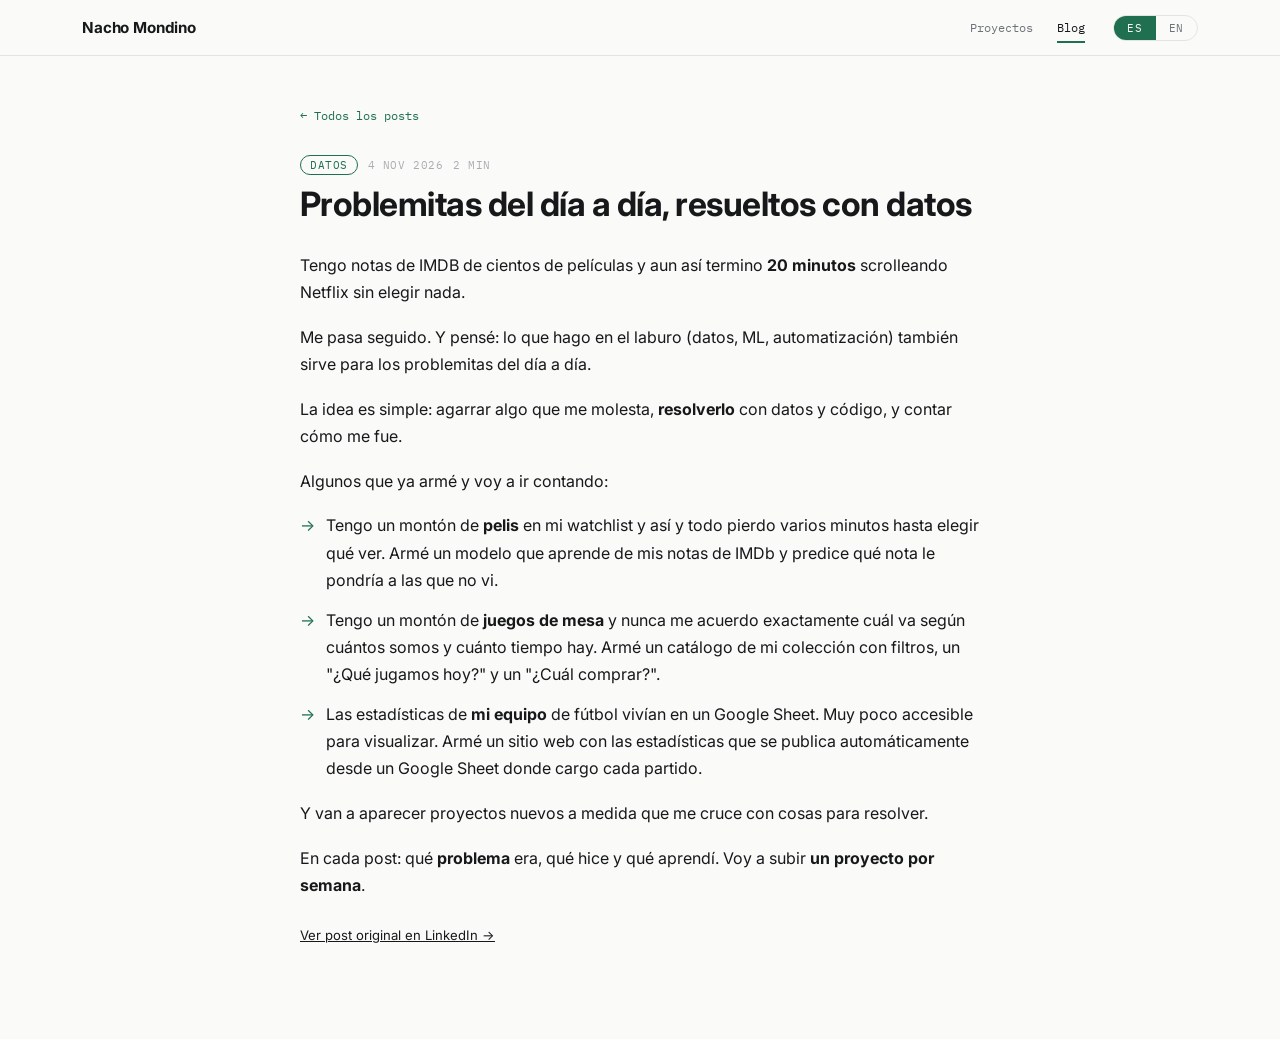
<file: site/blog/problemitas-con-datos.html>
<!doctype html>
<html lang="es">
<head>
  <meta charset="utf-8">
  <meta name="viewport" content="width=device-width, initial-scale=1, viewport-fit=cover">
  <title>Problemitas del día a día, resueltos con datos · Ignacio Mondino</title>
  <meta name="description" content="Resolver con datos y código los problemitas del día a día: pelis, juegos de mesa y fútbol amateur.">
  <link rel="icon" type="image/svg+xml" href="../favicon.svg">

  <meta property="og:type" content="website">
  <meta property="og:url" content="https://nachomondino1.github.io/portfolio/blog/problemitas-con-datos.html">
  <meta property="og:title" content="Problemitas del día a día, resueltos con datos">
  <meta property="og:description" content="Resolver con datos y código los problemitas del día a día: pelis, juegos de mesa y fútbol amateur.">
  <meta property="og:image" content="https://nachomondino1.github.io/portfolio/img/og-image.png">
  <meta property="og:image:width" content="1200">
  <meta property="og:image:height" content="630">
  <meta name="twitter:card" content="summary_large_image">
  <meta name="twitter:title" content="Problemitas del día a día, resueltos con datos">
  <meta name="twitter:description" content="Resolver con datos y código los problemitas del día a día: pelis, juegos de mesa y fútbol amateur.">
  <meta name="twitter:image" content="https://nachomondino1.github.io/portfolio/img/og-image.png">
  <link rel="preconnect" href="https://fonts.gstatic.com" crossorigin>
  <link rel="stylesheet" href="https://fonts.googleapis.com/css2?family=Inter:wght@400;500;600;700&family=IBM+Plex+Mono:wght@400;500&display=swap">
  <link rel="stylesheet" href="../css/styles.css">
  <link rel="preload" href="../data/posts.json" as="fetch" crossorigin>
  <script>
    try {
      if (localStorage.getItem("ficheroLang") === "en") document.documentElement.setAttribute("lang", "en");
    } catch (e) {}
  </script>
</head>
<body data-root="../">
  <header class="topbar">
    <div class="topbar-inner">
      <a class="brand" href="../index.html">Nacho Mondino</a>
      <nav class="topnav" aria-label="Principal">
        <a href="../proyectos.html"><span data-lang="es">Proyectos</span><span data-lang="en" hidden>Projects</span></a>
        <a href="../blog.html" aria-current="page"><span data-lang="es">Blog</span><span data-lang="en" hidden>Blog</span></a>
      </nav>
      <div class="lang-toggle" role="group" aria-label="Idioma / Language">
        <button type="button" data-lang-btn="es">ES</button>
        <button type="button" data-lang-btn="en">EN</button>
      </div>
    </div>
  </header>
  <main class="article-page" data-post-slug="problemitas-con-datos">
    <a class="back" href="../blog.html"><span data-lang="es">← Todos los posts</span><span data-lang="en" hidden>← All posts</span></a>
    <article class="post">
      <div class="meta-row">
        <span class="tag">Datos</span>
        <time datetime="2026-11-04">4 Nov 2026</time>
        <span>2 min</span>
      </div>
      <h1>Problemitas del día a día, resueltos con datos</h1>
      <p class="en-note" data-lang="en" hidden>This post is in Spanish.</p>
      <div class="post-body" lang="es">
            <p>Tengo notas de IMDB de cientos de películas y aun así termino <strong>20 minutos</strong> scrolleando Netflix sin elegir nada.</p>
            <p>Me pasa seguido. Y pensé: lo que hago en el laburo (datos, ML, automatización) también sirve para los problemitas del día a día.</p>
            <p>La idea es simple: agarrar algo que me molesta, <strong>resolverlo</strong> con datos y código, y contar cómo me fue.</p>
            <p>Algunos que ya armé y voy a ir contando:</p>
            <ul class="post-list">
              <li>Tengo un montón de <strong>pelis</strong> en mi watchlist y así y todo pierdo varios minutos hasta elegir qué ver. Armé un modelo que aprende de mis notas de IMDb y predice qué nota le pondría a las que no vi.</li>
              <li>Tengo un montón de <strong>juegos de mesa</strong> y nunca me acuerdo exactamente cuál va según cuántos somos y cuánto tiempo hay. Armé un catálogo de mi colección con filtros, un "¿Qué jugamos hoy?" y un "¿Cuál comprar?".</li>
              <li>Las estadísticas de <strong>mi equipo</strong> de fútbol vivían en un Google Sheet. Muy poco accesible para visualizar. Armé un sitio web con las estadísticas que se publica automáticamente desde un Google Sheet donde cargo cada partido.</li>
            </ul>
            <p>Y van a aparecer proyectos nuevos a medida que me cruce con cosas para resolver.</p>
            <p>En cada post: qué <strong>problema</strong> era, qué hice y qué aprendí. Voy a subir <strong>un proyecto por semana</strong>.</p>
          </div>
      <div class="links">
            <a href="https://www.linkedin.com/feed/update/urn:li:activity:7523444317441384449/" target="_blank" rel="noopener"><span data-lang="es">Ver post original en LinkedIn →</span><span data-lang="en" hidden>View original post on LinkedIn →</span></a>
          </div>
    </article>
  </main>

  <script src="../js/site.js"></script>
</body>
</html>
</file>
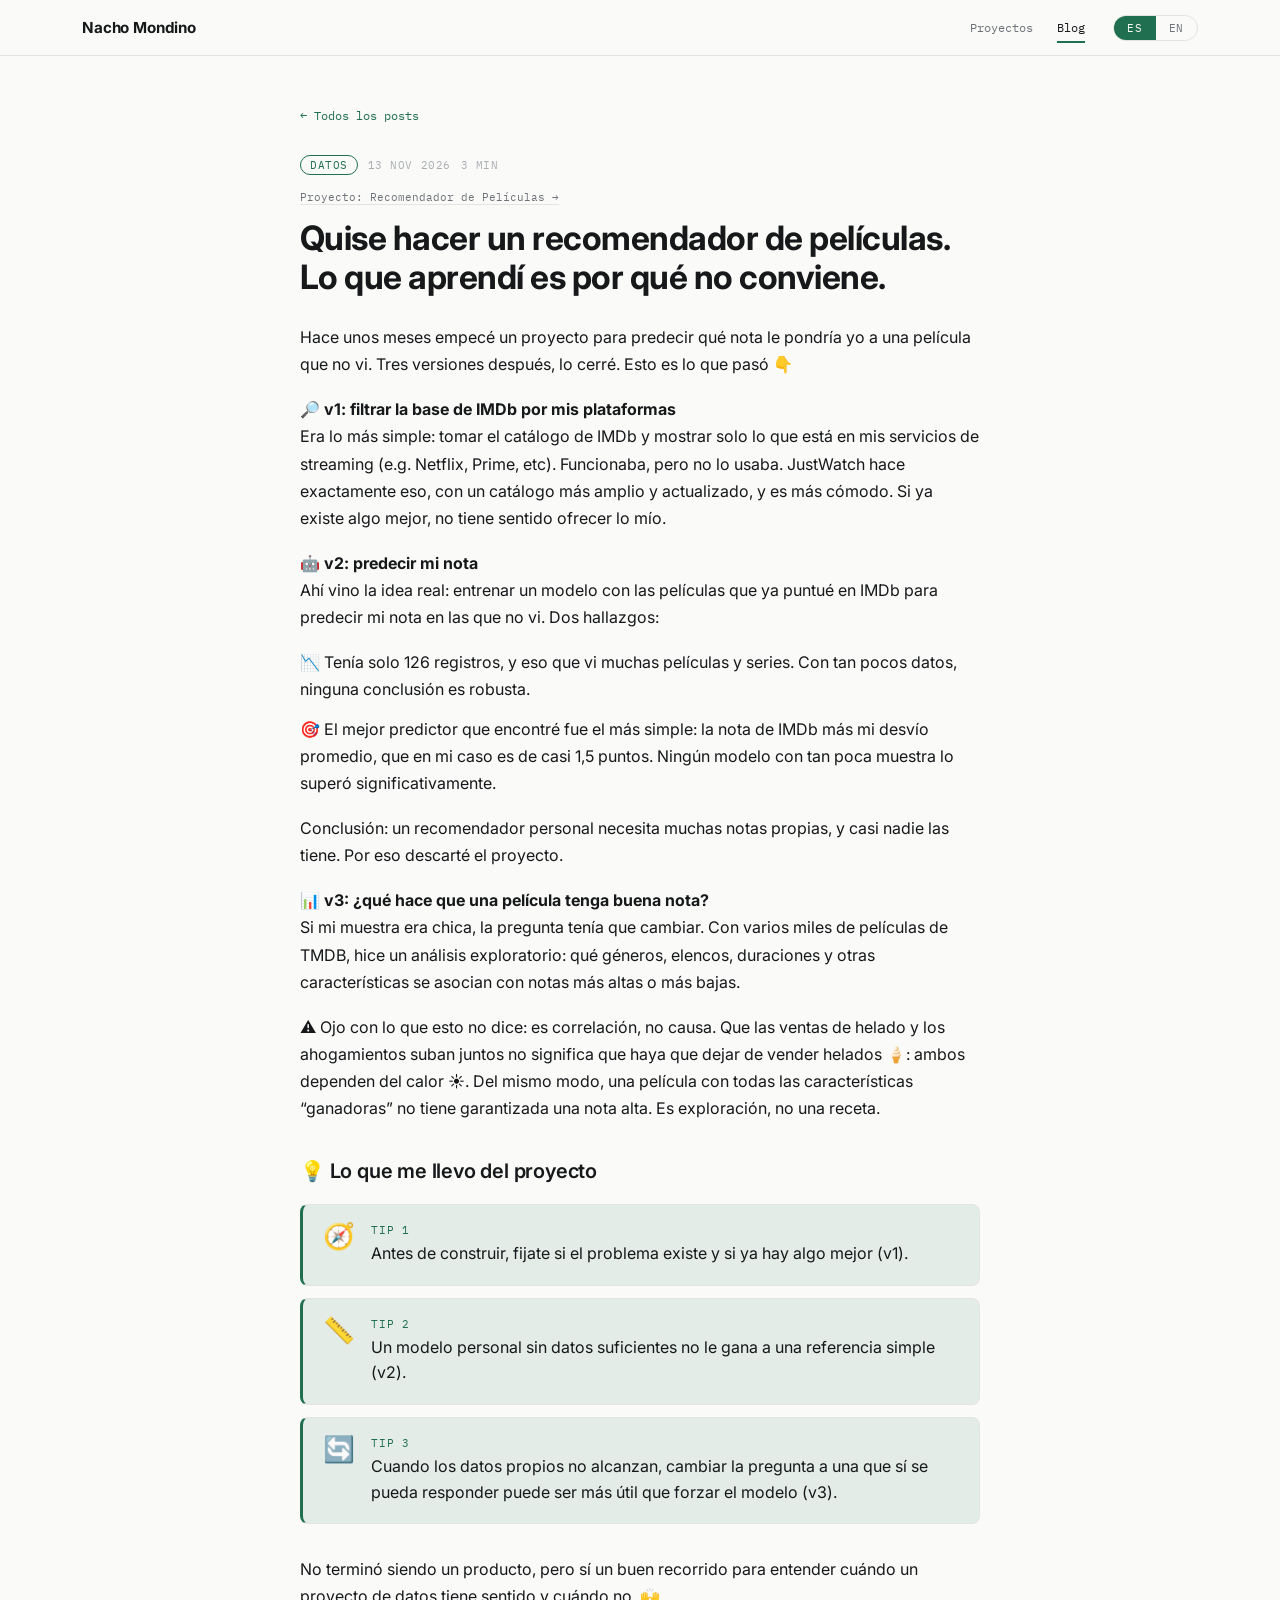
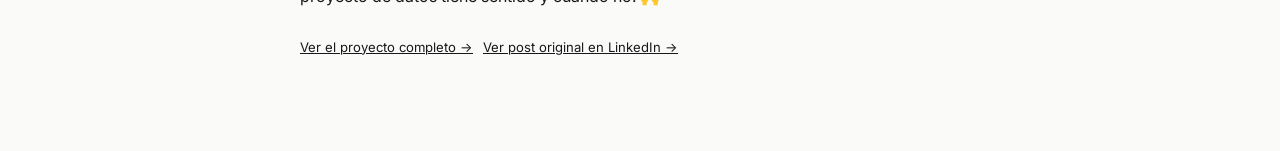
<file: site/blog/recomendador-de-peliculas.html>
<!doctype html>
<html lang="es">
<head>
  <meta charset="utf-8">
  <meta name="viewport" content="width=device-width, initial-scale=1, viewport-fit=cover">
  <title>Quise hacer un recomendador de películas. Lo que aprendí es por qué no conviene. · Ignacio Mondino</title>
  <meta name="description" content="Tres versiones de un recomendador de películas y por qué lo cerré: qué aprendí sobre cuándo un proyecto de datos tiene sentido.">
  <link rel="icon" type="image/svg+xml" href="../favicon.svg">

  <meta property="og:type" content="website">
  <meta property="og:url" content="https://nachomondino1.github.io/portfolio/blog/recomendador-de-peliculas.html">
  <meta property="og:title" content="Quise hacer un recomendador de películas. Lo que aprendí es por qué no conviene.">
  <meta property="og:description" content="Tres versiones de un recomendador de películas y por qué lo cerré: qué aprendí sobre cuándo un proyecto de datos tiene sentido.">
  <meta property="og:image" content="https://nachomondino1.github.io/portfolio/img/og-image.png">
  <meta property="og:image:width" content="1200">
  <meta property="og:image:height" content="630">
  <meta name="twitter:card" content="summary_large_image">
  <meta name="twitter:title" content="Quise hacer un recomendador de películas. Lo que aprendí es por qué no conviene.">
  <meta name="twitter:description" content="Tres versiones de un recomendador de películas y por qué lo cerré: qué aprendí sobre cuándo un proyecto de datos tiene sentido.">
  <meta name="twitter:image" content="https://nachomondino1.github.io/portfolio/img/og-image.png">
  <link rel="preconnect" href="https://fonts.gstatic.com" crossorigin>
  <link rel="stylesheet" href="https://fonts.googleapis.com/css2?family=Inter:wght@400;500;600;700&family=IBM+Plex+Mono:wght@400;500&display=swap">
  <link rel="stylesheet" href="../css/styles.css">
  <link rel="preload" href="../data/posts.json" as="fetch" crossorigin>
  <script>
    try {
      if (localStorage.getItem("ficheroLang") === "en") document.documentElement.setAttribute("lang", "en");
    } catch (e) {}
  </script>
</head>
<body data-root="../">
  <header class="topbar">
    <div class="topbar-inner">
      <a class="brand" href="../index.html">Nacho Mondino</a>
      <nav class="topnav" aria-label="Principal">
        <a href="../proyectos.html"><span data-lang="es">Proyectos</span><span data-lang="en" hidden>Projects</span></a>
        <a href="../blog.html" aria-current="page"><span data-lang="es">Blog</span><span data-lang="en" hidden>Blog</span></a>
      </nav>
      <div class="lang-toggle" role="group" aria-label="Idioma / Language">
        <button type="button" data-lang-btn="es">ES</button>
        <button type="button" data-lang-btn="en">EN</button>
      </div>
    </div>
  </header>
  <main class="article-page" data-post-slug="recomendador-de-peliculas">
    <a class="back" href="../blog.html"><span data-lang="es">← Todos los posts</span><span data-lang="en" hidden>← All posts</span></a>
    <article class="post">
      <div class="meta-row">
        <span class="tag">Datos</span>
        <time datetime="2026-11-13">13 Nov 2026</time>
        <span>3 min</span>
      </div>
      <h1>Quise hacer un recomendador de películas. Lo que aprendí es por qué no conviene.</h1>
      <p class="en-note" data-lang="en" hidden>This post is in Spanish.</p>
      <div class="post-body" lang="es">
            <p>Hace unos meses empecé un proyecto para predecir qué nota le pondría yo a una película que no vi. Tres versiones después, lo cerré. Esto es lo que pasó 👇</p>
            <p>🔎 <strong>v1: filtrar la base de IMDb por mis plataformas</strong><br>Era lo más simple: tomar el catálogo de IMDb y mostrar solo lo que está en mis servicios de streaming (e.g. Netflix, Prime, etc). Funcionaba, pero no lo usaba. JustWatch hace exactamente eso, con un catálogo más amplio y actualizado, y es más cómodo. Si ya existe algo mejor, no tiene sentido ofrecer lo mío.</p>
            <p>🤖 <strong>v2: predecir mi nota</strong><br>Ahí vino la idea real: entrenar un modelo con las películas que ya puntué en IMDb para predecir mi nota en las que no vi. Dos hallazgos:</p>
            <ul class="post-list plain">
              <li>📉 Tenía solo 126 registros, y eso que vi muchas películas y series. Con tan pocos datos, ninguna conclusión es robusta.</li>
              <li>🎯 El mejor predictor que encontré fue el más simple: la nota de IMDb más mi desvío promedio, que en mi caso es de casi 1,5 puntos. Ningún modelo con tan poca muestra lo superó significativamente.</li>
            </ul>
            <p>Conclusión: un recomendador personal necesita muchas notas propias, y casi nadie las tiene. Por eso descarté el proyecto.</p>
            <p>📊 <strong>v3: ¿qué hace que una película tenga buena nota?</strong><br>Si mi muestra era chica, la pregunta tenía que cambiar. Con varios miles de películas de TMDB, hice un análisis exploratorio: qué géneros, elencos, duraciones y otras características se asocian con notas más altas o más bajas.</p>
            <p>⚠️ Ojo con lo que esto no dice: es correlación, no causa. Que las ventas de helado y los ahogamientos suban juntos no significa que haya que dejar de vender helados 🍦: ambos dependen del calor ☀️. Del mismo modo, una película con todas las características “ganadoras” no tiene garantizada una nota alta. Es exploración, no una receta.</p>
            <div class="tips">
              <p class="tips-title">💡 Lo que me llevo del proyecto</p>
              <ol>
                <li class="tip">
                  <span class="tip-icon" aria-hidden="true">🧭</span>
                  <div><span class="tip-n">Tip 1</span><p>Antes de construir, fijate si el problema existe y si ya hay algo mejor (v1).</p></div>
                </li>
                <li class="tip">
                  <span class="tip-icon" aria-hidden="true">📏</span>
                  <div><span class="tip-n">Tip 2</span><p>Un modelo personal sin datos suficientes no le gana a una referencia simple (v2).</p></div>
                </li>
                <li class="tip">
                  <span class="tip-icon" aria-hidden="true">🔄</span>
                  <div><span class="tip-n">Tip 3</span><p>Cuando los datos propios no alcanzan, cambiar la pregunta a una que sí se pueda responder puede ser más útil que forzar el modelo (v3).</p></div>
                </li>
              </ol>
            </div>
            <p>No terminó siendo un producto, pero sí un buen recorrido para entender cuándo un proyecto de datos tiene sentido y cuándo no. 🙌</p>
          </div>
      <div class="links">
            <a href="https://lnkd.in/dJXWG9bm" target="_blank" rel="noopener"><span data-lang="es">Ver el proyecto completo →</span><span data-lang="en" hidden>See the full project →</span></a>
            <a href="https://lnkd.in/p/d5mtVetz" target="_blank" rel="noopener"><span data-lang="es">Ver post original en LinkedIn →</span><span data-lang="en" hidden>View original post on LinkedIn →</span></a>
          </div>
    </article>
  </main>

  <script src="../js/site.js"></script>
</body>
</html>
</file>
<file: site/css/styles.css>
:root {
  color-scheme: light;
  --bg: #fafaf9;
  --bg-sidebar: #fafaf9;
  --ink: #16181a;
  --ink-muted: #6e7278;
  --ink-faint: #a9acb1;
  --rule: #e4e4e2;
  --accent: #1f6f50;
  --accent-soft: #1f6f501a;
  --live: #1f6f50;
  --paused: #a05a1f;
  --focus: #1f6f50;
}

@media (prefers-color-scheme: dark) {
  :root:not([data-theme="light"]) {
    color-scheme: dark;
    --bg: #0e0f10;
    --bg-sidebar: #0e0f10;
    --ink: #eceeec;
    --ink-muted: #93979c;
    --ink-faint: #54585d;
    --rule: #262829;
    --accent: #6fd3a8;
    --accent-soft: #6fd3a81a;
    --live: #6fd3a8;
    --paused: #e3a564;
    --focus: #6fd3a8;
  }
}

:root[data-theme="dark"] {
  color-scheme: dark;
  --bg: #0e0f10;
  --bg-sidebar: #0e0f10;
  --ink: #eceeec;
  --ink-muted: #93979c;
  --ink-faint: #54585d;
  --rule: #262829;
  --accent: #6fd3a8;
  --accent-soft: #6fd3a81a;
  --live: #6fd3a8;
  --paused: #e3a564;
  --focus: #6fd3a8;
}

* {
  box-sizing: border-box;
}

html {
  scroll-padding-top: 80px;
}

@media (prefers-reduced-motion: no-preference) {
  html {
    scroll-behavior: smooth;
  }
}

body {
  margin: 0;
  background: var(--bg);
  color: var(--ink);
  font-family: "Inter", system-ui, sans-serif;
  -webkit-font-smoothing: antialiased;
}

img {
  max-width: 100%;
}

a {
  color: inherit;
}

a:focus-visible,
button:focus-visible {
  outline: 2px solid var(--focus);
  outline-offset: 2px;
}

.topbar {
  position: sticky;
  top: 0;
  z-index: 10;
  height: 56px;
  background: color-mix(in srgb, var(--bg) 88%, transparent);
  backdrop-filter: blur(10px);
  border-bottom: 1px solid var(--rule);
}

.topbar-inner {
  max-width: 1180px;
  height: 100%;
  margin: 0 auto;
  padding: 0 32px;
  display: flex;
  align-items: center;
  gap: 28px;
}

.brand {
  font-weight: 700;
  font-size: 0.95rem;
  letter-spacing: -0.01em;
  text-decoration: none;
  margin-right: auto;
}

.topnav {
  display: flex;
  gap: 24px;
}

.topnav a {
  font-family: "IBM Plex Mono", ui-monospace, monospace;
  font-size: 0.78rem;
  color: var(--ink-muted);
  text-decoration: none;
  padding: 6px 0;
  border-bottom: 2px solid transparent;
}

.topnav a:hover {
  color: var(--ink);
}

.topnav a[aria-current="page"] {
  color: var(--ink);
  border-bottom-color: var(--accent);
}

.layout {
  max-width: 1180px;
  margin: 0 auto;
  padding: 0 32px;
  display: grid;
  grid-template-columns: 300px minmax(0, 1fr);
  gap: 72px;
  align-items: start;
}

.sidebar {
  position: sticky;
  top: 56px;
  padding-top: 48px;
  padding-bottom: 48px;
  min-height: calc(100vh - 56px);
  display: flex;
  flex-direction: column;
}

.sidebar-inner {
  display: flex;
  flex-direction: column;
  flex: 1;
}

.eyebrow {
  font-family: "IBM Plex Mono", ui-monospace, monospace;
  font-size: 0.72rem;
  letter-spacing: 0.08em;
  text-transform: uppercase;
  color: var(--accent);
  margin: 0 0 18px;
}

.identity h1 {
  font-family: "Inter", system-ui, sans-serif;
  font-weight: 700;
  font-size: 2.1rem;
  line-height: 1.1;
  margin: 0 0 14px;
  letter-spacing: -0.01em;
}

.intro {
  color: var(--ink-muted);
  font-size: 0.95rem;
  line-height: 1.6;
  margin: 0 0 24px;
  max-width: 34ch;
}

.lang-toggle {
  display: inline-flex;
  border: 1px solid var(--rule);
  border-radius: 20px;
  overflow: hidden;
  width: fit-content;
}

.lang-toggle button {
  appearance: none;
  border: 0;
  background: transparent;
  color: var(--ink-muted);
  font-family: "IBM Plex Mono", ui-monospace, monospace;
  font-size: 0.68rem;
  letter-spacing: 0.06em;
  padding: 5px 13px;
  cursor: pointer;
}

.lang-toggle button[aria-pressed="true"] {
  background: var(--accent);
  color: var(--bg);
}

.toc {
  margin-top: 56px;
}

.toc-group {
  font-family: "IBM Plex Mono", ui-monospace, monospace;
  font-size: 0.64rem;
  letter-spacing: 0.08em;
  text-transform: uppercase;
  color: var(--ink-faint);
  margin: 20px 0 6px;
}

.toc-group:first-child {
  margin-top: 0;
}

.toc ol {
  list-style: none;
  margin: 0;
  padding: 0;
  display: flex;
  flex-direction: column;
  gap: 2px;
}

.toc a {
  display: flex;
  align-items: baseline;
  gap: 12px;
  padding: 7px 0;
  text-decoration: none;
  color: var(--ink-muted);
  font-size: 0.88rem;
  border-left: 2px solid transparent;
  padding-left: 12px;
  margin-left: -13px;
  transition: color 0.15s ease, border-color 0.15s ease;
}

.toc .n {
  font-family: "IBM Plex Mono", ui-monospace, monospace;
  font-size: 0.72rem;
  color: var(--ink-faint);
  flex-shrink: 0;
}

.toc .t {
  line-height: 1.3;
}

.toc a:hover {
  color: var(--ink);
}

.toc a.active {
  color: var(--ink);
  border-left-color: var(--accent);
  font-weight: 500;
}

.toc a.active .n {
  color: var(--accent);
}

.side-link {
  align-self: flex-start;
  margin-top: 40px;
  font-family: "IBM Plex Mono", ui-monospace, monospace;
  font-size: 0.74rem;
  font-weight: 500;
  color: var(--accent);
  text-decoration: none;
  border-bottom: 1px solid transparent;
}

.side-link:hover,
.side-link:focus-visible {
  border-bottom-color: var(--accent);
}

.sidebar-foot {
  margin: auto 0 0;
  padding-top: 32px;
  font-family: "IBM Plex Mono", ui-monospace, monospace;
  font-size: 0.68rem;
  color: var(--ink-faint);
  letter-spacing: 0.03em;
}

.main {
  padding-top: 48px;
  padding-bottom: 96px;
  min-width: 0;
}

.group-head {
  padding: 48px 0 18px;
  border-top: 1px solid var(--rule);
}

.group-head:first-child {
  padding-top: 4px;
  border-top: none;
}

.group-label {
  font-family: "IBM Plex Mono", ui-monospace, monospace;
  font-size: 0.72rem;
  letter-spacing: 0.08em;
  text-transform: uppercase;
  color: var(--accent);
}

.entry {
  padding: 48px 0;
  border-top: 1px solid var(--rule);
  scroll-margin-top: 80px;
}

.entry.group-start {
  padding-top: 0;
  border-top: none;
}

.entry-head {
  display: flex;
  gap: 20px;
  margin-bottom: 20px;
}

.index {
  font-family: "IBM Plex Mono", ui-monospace, monospace;
  font-size: 0.78rem;
  color: var(--ink-faint);
  padding-top: 5px;
  flex-shrink: 0;
}

.entry-head-main {
  min-width: 0;
}

.meta-row {
  display: flex;
  align-items: center;
  gap: 10px;
  margin-bottom: 10px;
  font-family: "IBM Plex Mono", ui-monospace, monospace;
  font-size: 0.68rem;
  letter-spacing: 0.05em;
  text-transform: uppercase;
  color: var(--ink-faint);
}

.status {
  display: inline-flex;
  align-items: center;
  gap: 6px;
}

.status.live {
  color: var(--live);
}

.status.paused {
  color: var(--paused);
}

.status::before {
  content: "";
  width: 6px;
  height: 6px;
  border-radius: 50%;
  background: currentColor;
}

.entry h2 {
  font-family: "Inter", system-ui, sans-serif;
  font-weight: 600;
  font-size: 1.6rem;
  letter-spacing: -0.01em;
  margin: 0;
  line-height: 1.2;
}

.role {
  margin: 6px 0 0;
  font-family: "IBM Plex Mono", ui-monospace, monospace;
  font-size: 0.74rem;
  color: var(--ink-muted);
}

.entry-body {
  max-width: 62ch;
  padding-left: 48px;
}

.line {
  display: flex;
  gap: 14px;
  margin: 0 0 20px;
  font-size: 0.9rem;
  line-height: 1.6;
}

.label {
  font-family: "IBM Plex Mono", ui-monospace, monospace;
  font-size: 0.68rem;
  letter-spacing: 0.06em;
  text-transform: uppercase;
  color: var(--accent);
  flex-shrink: 0;
  padding-top: 2px;
}

.line .value {
  color: var(--ink-muted);
  overflow-wrap: anywhere;
}

.block {
  margin: 0 0 20px;
}

.block .label {
  display: block;
  margin-bottom: 8px;
}

.block p {
  margin: 0;
  color: var(--ink);
  font-size: 1rem;
  line-height: 1.65;
}

.block ul {
  margin: 0;
  padding-left: 1.1em;
  color: var(--ink-muted);
  font-size: 0.9rem;
  line-height: 1.6;
}

.block li {
  margin-bottom: 4px;
}

.block li:last-child {
  margin-bottom: 0;
}

.links {
  display: flex;
  flex-wrap: wrap;
  gap: 10px;
  margin-top: 28px;
  font-size: 0.82rem;
}

.btn {
  display: inline-flex;
  align-items: center;
  gap: 8px;
  padding: 8px 14px;
  border: 1px solid var(--rule);
  border-radius: 8px;
  color: var(--ink);
  text-decoration: none;
  font-weight: 500;
  white-space: nowrap;
  transition: border-color 0.15s, background-color 0.15s, color 0.15s;
}

.btn .ico {
  width: 15px;
  height: 15px;
  fill: none;
  stroke: currentColor;
  stroke-width: 2;
  stroke-linecap: round;
  stroke-linejoin: round;
  flex: none;
}

.btn:hover,
.btn:focus-visible {
  border-color: var(--accent);
  color: var(--accent);
}

.btn.primary {
  background: var(--accent);
  border-color: var(--accent);
  color: var(--bg);
}

.btn.primary:hover,
.btn.primary:focus-visible {
  background: transparent;
  color: var(--accent);
}

.btn.ghost {
  border-style: dashed;
  color: var(--ink-muted);
}

.post .entry-body {
  padding-left: 0;
}

.post h2 {
  margin-top: 0;
}

.post-body p {
  margin: 0 0 1.1em;
  font-size: 1rem;
  line-height: 1.7;
}

.post-body p:last-child {
  margin-bottom: 0;
}

.post-list {
  list-style: none;
  margin: 0 0 1.1em;
  padding: 0;
}

.post-list li {
  position: relative;
  margin-bottom: 0.8em;
  padding-left: 1.6em;
  font-size: 1rem;
  line-height: 1.7;
}

.post-list li::before {
  content: "→";
  position: absolute;
  left: 0;
  color: var(--accent);
}

.post-list.plain li {
  padding-left: 0;
}

.post-list.plain li::before {
  content: none;
}

.tips {
  margin: 2em 0;
}

.post-body .tips-title {
  font-weight: 600;
  font-size: 1.25rem;
  letter-spacing: -0.01em;
  margin: 0 0 16px;
}

.tips ol {
  list-style: none;
  margin: 0;
  padding: 0;
  display: grid;
  gap: 12px;
}

.tip {
  display: flex;
  gap: 16px;
  align-items: flex-start;
  padding: 18px 20px;
  border: 1px solid var(--rule);
  border-left: 3px solid var(--accent);
  border-radius: 8px;
  background: var(--accent-soft);
}

.tip-icon {
  font-size: 1.6rem;
  line-height: 1;
  flex-shrink: 0;
}

.tip-n {
  display: block;
  margin-bottom: 4px;
  font-family: "IBM Plex Mono", ui-monospace, monospace;
  font-size: 0.68rem;
  letter-spacing: 0.08em;
  text-transform: uppercase;
  color: var(--accent);
}

.post-body .tip p {
  margin: 0;
  font-size: 1rem;
  line-height: 1.6;
}

.empty {
  margin: 0;
  color: var(--ink-muted);
  font-size: 0.95rem;
  line-height: 1.6;
}

.cards {
  display: grid;
  gap: 16px;
}

.card {
  display: block;
  padding: 24px 26px;
  border: 1px solid var(--rule);
  border-radius: 10px;
  text-decoration: none;
  transition: border-color 0.15s ease, transform 0.15s ease;
}

.card:hover,
.card:focus-visible {
  border-color: var(--accent);
  transform: translateY(-2px);
}

.card-wrap {
  position: relative;
}

.card-wrap.has-chip .card {
  padding-bottom: 56px;
}

.card-wrap .project-chip {
  position: absolute;
  right: 22px;
  bottom: 18px;
}

.project-chip {
  display: inline-block;
  font-family: "IBM Plex Mono", ui-monospace, monospace;
  font-size: 0.7rem;
  color: var(--ink-muted);
  text-decoration: none;
  border-bottom: 1px solid var(--rule);
}

.project-chip:hover,
.project-chip:focus-visible {
  color: var(--accent);
  border-bottom-color: var(--accent);
}

.article-page .project-chip {
  margin-bottom: 14px;
}

.card h2 {
  font-weight: 600;
  font-size: 1.35rem;
  letter-spacing: -0.01em;
  line-height: 1.25;
  margin: 0 0 10px;
}

.card p {
  margin: 0 0 16px;
  color: var(--ink-muted);
  font-size: 0.95rem;
  line-height: 1.6;
}

.card-cta {
  font-family: "IBM Plex Mono", ui-monospace, monospace;
  font-size: 0.74rem;
  font-weight: 500;
  color: var(--accent);
}

.tag {
  color: var(--accent);
  border: 1px solid var(--accent);
  border-radius: 20px;
  padding: 2px 9px;
}

.article-page {
  max-width: 720px;
  margin: 0 auto;
  padding: 48px 20px 96px;
}

.hero {
  min-height: calc(100vh - 56px);
  min-height: calc(100svh - 56px);
  display: flex;
  align-items: center;
  border-bottom: 1px solid var(--rule);
  background: radial-gradient(ellipse at 80% 0%, var(--accent-soft), transparent 60%);
}

.hero-inner {
  width: 100%;
  max-width: 1180px;
  margin: 0 auto;
  padding: 72px 32px;
  display: grid;
  grid-template-columns: minmax(0, 1.2fr) minmax(0, 0.8fr);
  gap: 64px;
  align-items: center;
}

.hero h1 {
  font-weight: 700;
  font-size: clamp(2.2rem, 5vw, 3.6rem);
  line-height: 1.05;
  letter-spacing: -0.025em;
  margin: 0 0 22px;
}

.hero .lead {
  max-width: 48ch;
  margin: 0 0 32px;
}

.hero-photo {
  width: 100%;
  max-width: 400px;
  height: auto;
  aspect-ratio: 4 / 5;
  object-fit: cover;
  object-position: 50% 20%;
  border-radius: 14px;
  border: 1px solid var(--rule);
  justify-self: end;
}

.cta-row {
  display: flex;
  flex-wrap: wrap;
  gap: 12px;
  margin-bottom: 28px;
}

.btn {
  display: inline-block;
  padding: 12px 22px;
  border: 1px solid var(--rule);
  border-radius: 8px;
  font-weight: 500;
  font-size: 0.95rem;
  text-decoration: none;
  transition: border-color 0.15s ease;
}

.btn:hover {
  border-color: var(--accent);
}

.btn-primary {
  background: var(--accent);
  border-color: var(--accent);
  color: var(--bg);
}

.social {
  display: flex;
  gap: 20px;
  font-family: "IBM Plex Mono", ui-monospace, monospace;
  font-size: 0.78rem;
}

.social a {
  color: var(--ink-muted);
  text-decoration: none;
}

.social a:hover {
  color: var(--accent);
}

@media (max-width: 800px) {
  .hero {
    min-height: 0;
  }

  .hero-inner {
    grid-template-columns: minmax(0, 1fr);
    padding: 40px 20px;
    gap: 32px;
  }

  .hero-photo {
    order: -1;
    max-width: 260px;
    justify-self: start;
  }
}

.home h1 {
  margin-bottom: 20px;
}

.home .eyebrow {
  margin-bottom: 14px;
}

.lead {
  color: var(--ink-muted);
  font-size: 1.1rem;
  line-height: 1.65;
  margin: 0 0 8px;
}

.home section {
  margin-top: 48px;
}

.home h2 {
  font-family: "Inter", system-ui, sans-serif;
  font-size: 1.4rem;
  font-weight: 600;
  letter-spacing: -0.01em;
  line-height: 1.25;
  color: var(--ink);
  margin: 0 0 18px;
}

.home h2::before {
  content: "";
  display: block;
  width: 28px;
  height: 2px;
  background: var(--accent);
  margin-bottom: 14px;
}

.home .card h2::before {
  content: none;
}

.home .card h2 {
  font-family: "Inter", system-ui, sans-serif;
  font-size: 1.35rem;
  text-transform: none;
  letter-spacing: -0.01em;
  color: var(--ink);
  font-weight: 600;
  margin: 0 0 10px;
}

.home section p {
  margin: 0 0 1em;
  line-height: 1.7;
}

.home .cards {
  margin-top: 0;
  grid-template-columns: repeat(2, minmax(0, 1fr));
}

@media (max-width: 560px) {
  .home .cards {
    grid-template-columns: minmax(0, 1fr);
  }
}

.back {
  display: inline-block;
  margin-bottom: 32px;
  font-family: "IBM Plex Mono", ui-monospace, monospace;
  font-size: 0.74rem;
  color: var(--accent);
  text-decoration: none;
}

.article-page h1 {
  font-weight: 700;
  font-size: 2.1rem;
  line-height: 1.15;
  letter-spacing: -0.015em;
  margin: 0 0 28px;
}

.en-note {
  color: var(--ink-faint);
  font-size: 0.85rem;
  margin: -12px 0 20px;
}

@media (max-width: 960px) {
  .topbar-inner {
    padding: 0 20px;
    gap: 18px;
  }

  .layout {
    grid-template-columns: minmax(0, 1fr);
    gap: 0;
    padding: 0 20px;
  }

  .sidebar {
    position: static;
    min-height: 0;
    padding: 40px 0 32px;
  }

  .toc {
    margin-top: 32px;
  }

  .sidebar-foot {
    margin-top: 32px;
    padding-top: 0;
  }

  .main {
    padding-top: 8px;
    padding-bottom: 64px;
  }

  .entry-body {
    padding-left: 0;
  }

  .entry-head {
    gap: 12px;
  }
}

@media (max-width: 560px) {
  .article-page h1 {
    font-size: 1.7rem;
  }

  .topbar-inner {
    gap: 14px;
  }

  .brand {
    font-size: 0.85rem;
  }

  .topnav {
    gap: 14px;
  }

  .identity h1 {
    font-size: 1.8rem;
  }

  .entry h2 {
    font-size: 1.35rem;
  }

  .links {
    gap: 8px;
  }
}

[hidden]:not([hidden="until-found"]) {
  display: none !important;
}

.load-error { color: var(--muted, #666); padding: 1rem 0; }
</file>
